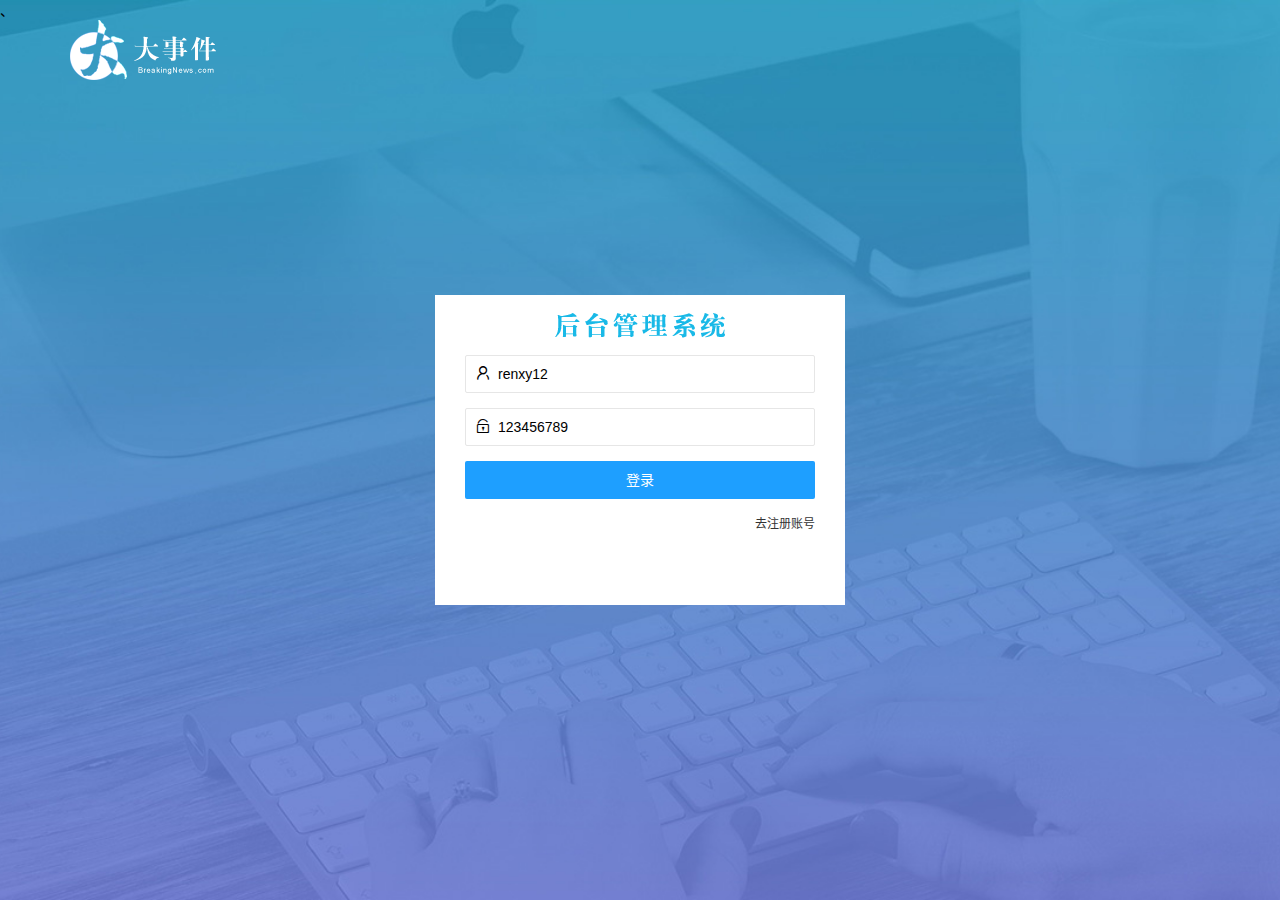
<file: login.html>
<!DOCTYPE html>
<html lang="zh-CN">

<head>
    <meta charset="UTF-8">
    <meta name="viewport" content="width=device-width, initial-scale=1.0">
    <title>Document</title>
    <!-- 引入layui文件 -->、
    <link rel="stylesheet" href="/assets/lib/layui/css/layui.css">
    <!-- 引入自己的样式文件 -->
    <link rel="stylesheet" href="/assets/css/login.css">
</head>

<body>
    <!-- logo模块 -->
    <div class="layui-main">
        <img src="/assets/images/logo.png" alt="">
    </div>

    <!-- 登录注册模块 -->
    <div class="loginAndRegBox">
        <!-- 标题 -->
        <div class="title_box">

        </div>
        <!-- 登录 -->
        <div class="login_box">
            <form class="layui-form" id="login_form">
                <!-- 用户名 -->
                <div class="layui-form-item">
                    <i class="layui-icon layui-icon-username"></i>
                    <input value="renxy12" type="text" name="username" required lay-verify="required"
                        placeholder="请输入用户名" autocomplete="off" class="layui-input">
                </div>
                <!-- 密码 -->
                <div class="layui-form-item">
                    <i class="layui-icon layui-icon-password"></i>
                    <input value="123456789" type="text" name="password" required lay-verify="required|pwd"
                        placeholder="请输入密码" autocomplete="off" class="layui-input">
                </div>
                <!-- 立即提交 -->
                <div class="layui-form-item">
                    <button type="submit" class="layui-btn layui-btn-fluid layui-btn-normal" lay-submit>登录</button>
                </div>
                <!-- 注册账号 -->
                <div class="layui-form-item links">
                    <a href="javascript:;" id="reg_box">去注册账号</a>
                </div>
            </form>
        </div>
        <!-- 注册 -->
        <div class="reg_box">
            <form class="layui-form" id="reg_form">
                <!-- 用户名 -->
                <div class="layui-form-item">
                    <i class="layui-icon layui-icon-username"></i>
                    <input type="text" name="username" required lay-verify="required" placeholder="请输入用户名"
                        autocomplete="off" class="layui-input">
                </div>
                <!-- 密码 -->
                <div class="layui-form-item">
                    <i class="layui-icon layui-icon-password"></i>
                    <input type="text" name="password" required lay-verify="required|pwd" placeholder="请输入密码"
                        autocomplete="off" class="layui-input">
                </div>
                <!-- 再次输入密码-->
                <div class="layui-form-item">
                    <i class="layui-icon layui-icon-password"></i>
                    <input type="text" name="repassword" required lay-verify="required|pwd|repwd" placeholder="请再次确认密码"
                        autocomplete="off" class="layui-input">
                </div>
                <!-- 提交注册 -->
                <div class="layui-form-item">
                    <button type="submit" class="layui-btn layui-btn-fluid layui-btn-normal" lay-submit>注册</button>
                </div>
                <!-- 注册账号 -->
                <div class="layui-form-item links">
                    <a href="javascript:;" id="login_box">去登陆</a>
                </div>
            </form>
        </div>
    </div>
    <!-- 引入layui.js文件 -->
    <script src="/assets/lib/layui/layui.all.js"></script>
    <!-- 引入jquery文件 -->
    <script src="/assets/lib/jquery.js"></script>
    <!-- 引入baseAPI.js文件 -->
    <script src="/assets/js/baseAPI.js"></script>
    <!-- 引入自己的js文件 -->
    <script src="/assets/js/login.js"></script>
</body>

</html>
</file>
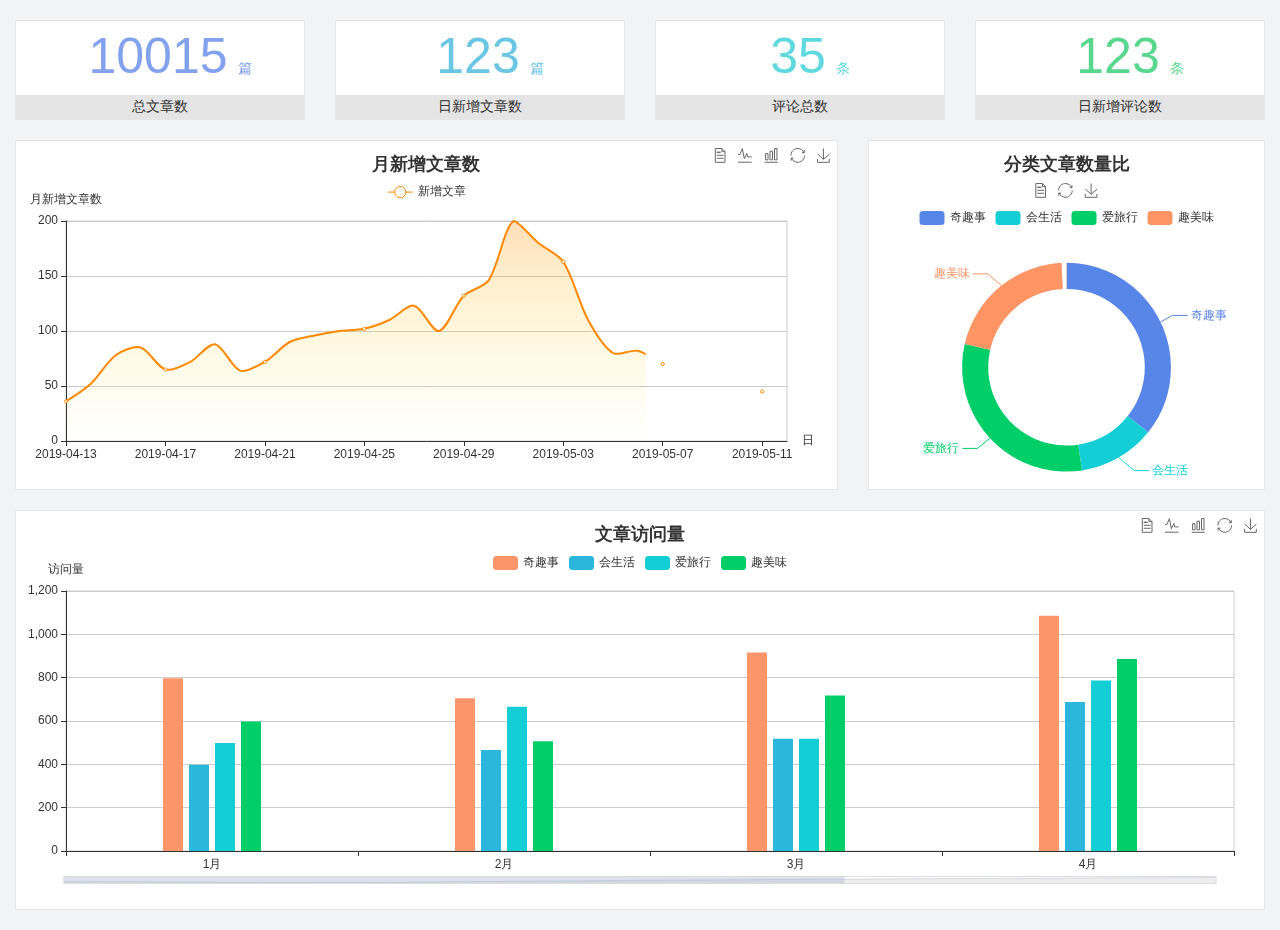
<file: home/dashboard.html>
<!DOCTYPE html>
<html lang="en">

<head>
  <meta charset="UTF-8">
  <meta name="viewport" content="width=device-width, initial-scale=1.0">
  <meta http-equiv="X-UA-Compatible" content="ie=edge">
  <title>图表统计</title>
  <link rel="stylesheet" href="../assets/lib/bootstrap.css" />
  <link rel="stylesheet" href="../assets/lib/main.css" />
  <script src="../assets/lib/jquery.js"></script>
  <script type="text/javascript" src="../assets/lib/echarts.min.js"></script>
</head>

<body>
  <div class="container-fluid">
    <div class="row spannel_list">
      <div class="col-sm-3 col-xs-6">
        <div class="spannel">
          <em>10015</em><span>篇</span>
          <b>总文章数</b>
        </div>
      </div>
      <div class="col-sm-3 col-xs-6">
        <div class="spannel scolor01">
          <em>123</em><span>篇</span>
          <b>日新增文章数</b>
        </div>
      </div>
      <div class="col-sm-3 col-xs-6">
        <div class="spannel scolor02">
          <em>35</em><span>条</span>
          <b>评论总数</b>
        </div>
      </div>
      <div class="col-sm-3 col-xs-6">
        <div class="spannel scolor03">
          <em>123</em><span>条</span>
          <b>日新增评论数</b>
        </div>
      </div>
    </div>
  </div>

  <div class="container-fluid">
    <div class="row curve-pie">
      <div class="col-lg-8 col-md-8">
        <div class="gragh_pannel" id="curve_show"></div>
      </div>
      <div class="col-lg-4 col-md-4">
        <div class="gragh_pannel" id="pie_show"></div>
      </div>
    </div>
  </div>

  <div class="container-fluid">
    <div class="column_pannel" id="column_show"></div>
  </div>

  <script>
    var oChart = echarts.init(document.getElementById('curve_show'));
    var aList_all = [
      { 'count': 36, 'date': '2019-04-13' },
      { 'count': 52, 'date': '2019-04-14' },
      { 'count': 78, 'date': '2019-04-15' },
      { 'count': 85, 'date': '2019-04-16' },
      { 'count': 65, 'date': '2019-04-17' },
      { 'count': 72, 'date': '2019-04-18' },
      { 'count': 88, 'date': '2019-04-19' },
      { 'count': 64, 'date': '2019-04-20' },
      { 'count': 72, 'date': '2019-04-21' },
      { 'count': 90, 'date': '2019-04-22' },
      { 'count': 96, 'date': '2019-04-23' },
      { 'count': 100, 'date': '2019-04-24' },
      { 'count': 102, 'date': '2019-04-25' },
      { 'count': 110, 'date': '2019-04-26' },
      { 'count': 123, 'date': '2019-04-27' },
      { 'count': 100, 'date': '2019-04-28' },
      { 'count': 132, 'date': '2019-04-29' },
      { 'count': 146, 'date': '2019-04-30' },
      { 'count': 200, 'date': '2019-05-01' },
      { 'count': 180, 'date': '2019-05-02' },
      { 'count': 163, 'date': '2019-05-03' },
      { 'count': 110, 'date': '2019-05-04' },
      { 'count': 80, 'date': '2019-05-05' },
      { 'count': 82, 'date': '2019-05-06' },
      { 'count': 70, 'date': '2019-05-07' },
      { 'count': 65, 'date': '2019-05-08' },
      { 'count': 54, 'date': '2019-05-09' },
      { 'count': 40, 'date': '2019-05-10' },
      { 'count': 45, 'date': '2019-05-11' },
      { 'count': 38, 'date': '2019-05-12' },
    ];

    let aCount = [];
    let aDate = [];

    for (var i = 0; i < aList_all.length; i++) {
      aCount.push(aList_all[i].count);
      aDate.push(aList_all[i].date);
    }

    var chartopt = {
      title: {
        text: '月新增文章数',
        left: 'center',
        top: '10'
      },
      tooltip: {
        trigger: 'axis'
      },
      legend: {
        data: ['新增文章'],
        top: '40'
      },
      toolbox: {
        show: true,
        feature: {
          mark: { show: true },
          dataView: { show: true, readOnly: false },
          magicType: { show: true, type: ['line', 'bar'] },
          restore: { show: true },
          saveAsImage: { show: true }
        }
      },
      calculable: true,
      xAxis: [
        {
          name: '日',
          type: 'category',
          boundaryGap: false,
          data: aDate
        }
      ],
      yAxis: [
        {
          name: '月新增文章数',
          type: 'value'
        }
      ],
      series: [
        {
          name: '新增文章',
          type: 'line',
          smooth: true,
          itemStyle: { normal: { areaStyle: { type: 'default' }, color: '#f80' }, lineStyle: { color: '#f80' } },
          data: aCount
        }],
      areaStyle: {
        normal: {
          color: new echarts.graphic.LinearGradient(0, 0, 0, 1, [{
            offset: 0,
            color: 'rgba(255,136,0,0.39)'
          }, {
            offset: .34,
            color: 'rgba(255,180,0,0.25)'
          }, {
            offset: 1,
            color: 'rgba(255,222,0,0.00)'
          }])

        }
      },
      grid: {
        show: true,
        x: 50,
        x2: 50,
        y: 80,
        height: 220
      }
    };

    oChart.setOption(chartopt);


    var oPie = echarts.init(document.getElementById('pie_show'));
    var oPieopt =
    {
      title: {
        top: 10,
        text: '分类文章数量比',
        x: 'center'
      },
      tooltip: {
        trigger: 'item',
        formatter: "{a} <br/>{b} : {c} ({d}%)"
      },
      color: ['#5885e8', '#13cfd5', '#00ce68', '#ff9565'],
      legend: {
        x: 'center',
        top: 65,
        data: ['奇趣事', '会生活', '爱旅行', '趣美味']
      },
      toolbox: {
        show: true,
        x: 'center',
        top: 35,
        feature: {
          mark: { show: true },
          dataView: { show: true, readOnly: false },
          magicType: {
            show: true,
            type: ['pie', 'funnel'],
            option: {
              funnel: {
                x: '25%',
                width: '50%',
                funnelAlign: 'left',
                max: 1548
              }
            }
          },
          restore: { show: true },
          saveAsImage: { show: true }
        }
      },
      calculable: true,
      series: [
        {
          name: '访问来源',
          type: 'pie',
          radius: ['45%', '60%'],
          center: ['50%', '65%'],
          data: [
            { value: 300, name: '奇趣事' },
            { value: 100, name: '会生活' },
            { value: 260, name: '爱旅行' },
            { value: 180, name: '趣美味' }
          ]
        }
      ]
    };
    oPie.setOption(oPieopt);



    var oColumn = this.echarts.init(document.getElementById('column_show'));
    var oColumnopt =
    {
      title: {
        text: '文章访问量',
        left: 'center',
        top: '10'
      },
      tooltip: {
        trigger: 'axis'
      },
      legend: {
        data: ['奇趣事', '会生活', '爱旅行', '趣美味'],
        top: '40'
      },
      toolbox: {
        show: true,
        feature: {
          mark: { show: true },
          dataView: { show: true, readOnly: false },
          magicType: { show: true, type: ['line', 'bar'] },
          restore: { show: true },
          saveAsImage: { show: true }
        }
      },
      calculable: true,
      xAxis: [
        {
          type: 'category',
          data: ['1月', '2月', '3月', '4月', '5月']
        }
      ],
      yAxis: [
        {
          name: '访问量',
          type: 'value'
        }
      ],
      series: [
        {
          name: '奇趣事',
          type: 'bar',
          barWidth: 20,
          itemStyle: {
            normal: { areaStyle: { type: 'default' }, color: '#fd956a' }
          },
          data: [800, 708, 920, 1090, 1200]
        },
        {
          name: '会生活',
          type: 'bar',
          barWidth: 20,
          itemStyle: {
            normal: { areaStyle: { type: 'default' }, color: '#2bb6db' }
          },
          data: [400, 468, 520, 690, 800]
        },
        {
          name: '爱旅行',
          type: 'bar',
          barWidth: 20,
          itemStyle: {
            normal: { areaStyle: { type: 'default' }, color: '#13cfd5' }
          },
          data: [500, 668, 520, 790, 900]
        },
        {
          name: '趣美味',
          type: 'bar',
          barWidth: 20,
          itemStyle: {
            normal: { areaStyle: { type: 'default' }, color: '#00ce68' }
          },
          data: [600, 508, 720, 890, 1000]
        }
      ],
      grid: {
        show: true,
        x: 50,
        x2: 30,
        y: 80,
        height: 260
      },
      dataZoom: [//给x轴设置滚动条
        {
          start: 0,//默认为0
          end: 100 - 1000 / 31,//默认为100
          type: 'slider',
          show: true,
          xAxisIndex: [0],
          handleSize: 0,//滑动条的 左右2个滑动条的大小
          height: 8,//组件高度
          left: 45, //左边的距离
          right: 50,//右边的距离
          bottom: 26,//右边的距离
          handleColor: '#ddd',//h滑动图标的颜色
          handleStyle: {
            borderColor: "#cacaca",
            borderWidth: "1",
            shadowBlur: 2,
            background: "#ddd",
            shadowColor: "#ddd",
          }
        }]
    };
    oColumn.setOption(oColumnopt);
  </script>
</body>

</html>
</file>
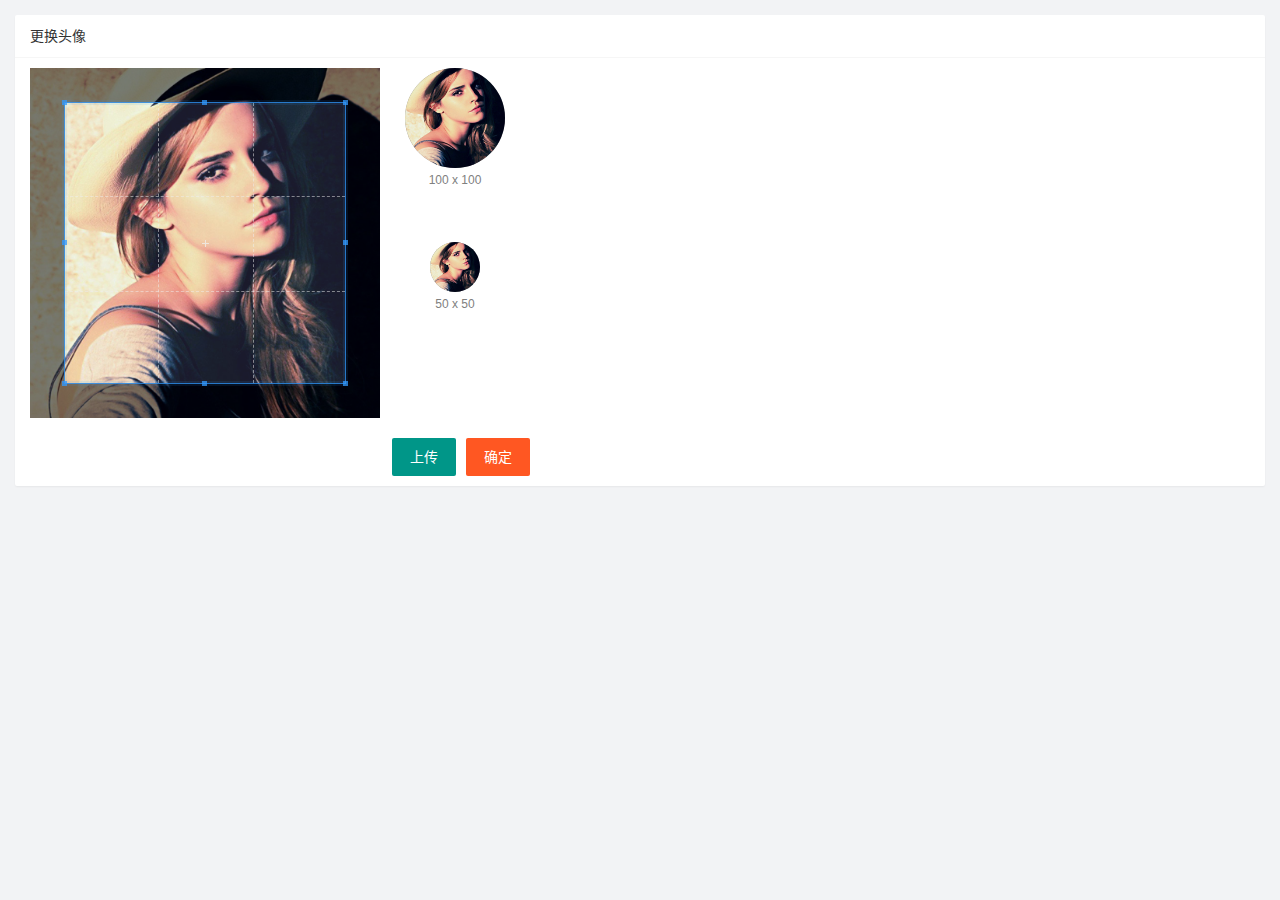
<file: user/user_avatar.html>
<!DOCTYPE html>
<html lang="zh-CN">

<head>
    <meta charset="UTF-8">
    <meta name="viewport" content="width=device-width, initial-scale=1.0">
    <title>Document</title>
    <link rel="stylesheet" href="/assets/lib/cropper/cropper.css" />
    <link rel="stylesheet" href="/assets/lib/layui/css/layui.css">
    <link rel="stylesheet" href="/assets/css/user/user_avatar.css">
</head>

<body>
    <div class="layui-card">
        <div class="layui-card-header">更换头像</div>
        <div class="layui-card-body">
            <!-- 第一行的图片裁剪和预览区域 -->
            <div class="row1">
                <!-- 图片裁剪区域 -->
                <div class="cropper-box">
                    <!-- 这个 img 标签很重要，将来会把它初始化为裁剪区域 -->
                    <img id="image" src="/assets/images/sample.jpg" />
                </div>
                <!-- 图片的预览区域 -->
                <div class="preview-box">
                    <div>
                        <!-- 宽高为 100px 的预览区域 -->
                        <div class="img-preview w100"></div>
                        <p class="size">100 x 100</p>
                    </div>
                    <div>
                        <!-- 宽高为 50px 的预览区域 -->
                        <div class="img-preview w50"></div>
                        <p class="size">50 x 50</p>
                    </div>
                </div>
            </div>

            <!-- 第二行的按钮区域 -->
            <div class="row2">
                <input type="file" id="file" accept="image/png,image/jpeg">
                <button type="button" class="layui-btn" id="btnchooseImg">上传</button>
                <button type="button" class="layui-btn layui-btn-danger" id="btnUpload">确定</button>
            </div>
        </div>
    </div>
    <script src="/assets/lib/layui/layui.all.js"></script>
    <script src="/assets/lib/jquery.js"></script>
    <script src="/assets/lib/cropper/Cropper.js"></script>
    <script src="/assets/lib/cropper/jquery-cropper.js"></script>
    <script src="/assets/js/baseAPI.js"></script>
    <script src="/assets/js/user/user_avatar.js"></script>
</body>

</html>
</file>
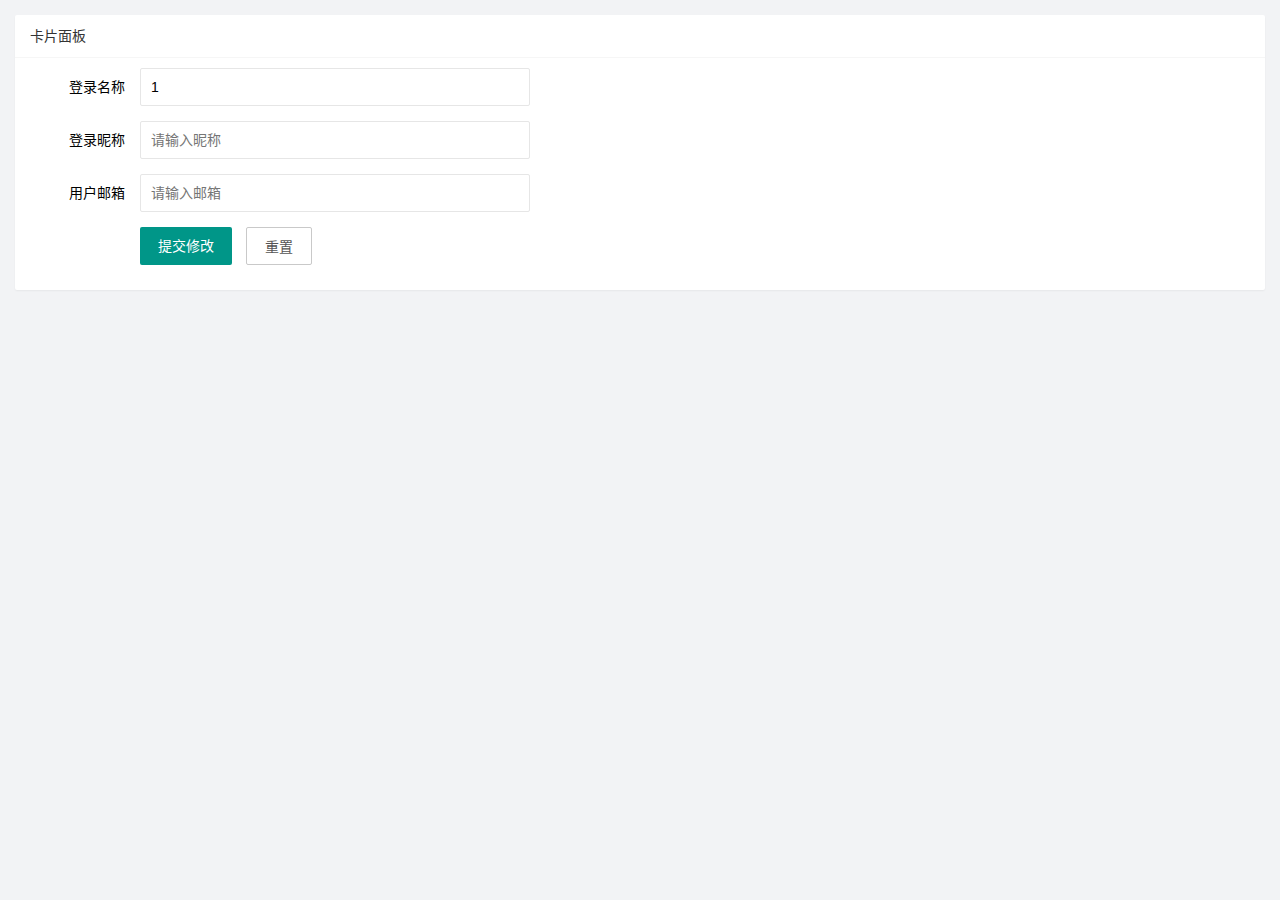
<file: user/user_info.html>
<!DOCTYPE html>
<html lang="zh-CN">

<head>
    <meta charset="UTF-8">
    <meta name="viewport" content="width=device-width, initial-scale=1.0">
    <title>Document</title>
    <link rel="stylesheet" href="/assets/lib/layui/css/layui.css">
    <link rel="stylesheet" href="/assets/css/user/user_info.css">
</head>

<body>
    <div class="layui-card">
        <div class="layui-card-header">卡片面板</div>
        <div class="layui-card-body">
            <form class="layui-form" lay-filter="getUserInfo">
                <!-- 登录名称 -->
                <!-- 隐藏域保存id -->
                <input type="hidden" name="id">
                <div class="layui-form-item">
                    <label class="layui-form-label">登录名称</label>
                    <div class="layui-input-block">
                        <input type="text" name="username" required lay-verify="required" placeholder="请输入名称"
                            autocomplete="off" class="layui-input" value="1" readonly>
                    </div>
                </div>
                <!-- 登录昵称 -->
                <div class="layui-form-item">
                    <label class="layui-form-label">登录昵称</label>
                    <div class="layui-input-block">
                        <input type="text" name="nickname" required lay-verify="required|nickname" placeholder="请输入昵称"
                            autocomplete="off" class="layui-input">
                    </div>
                </div>
                <!-- 用户邮箱 -->
                <div class="layui-form-item">
                    <label class="layui-form-label">用户邮箱</label>
                    <div class="layui-input-block">
                        <input type="text" name="email" required lay-verify="required" placeholder="请输入邮箱"
                            autocomplete="off" class="layui-input">
                    </div>
                </div>
                <!-- 提交 -->
                <div class="layui-form-item">
                    <div class="layui-input-block">
                        <button class="layui-btn" lay-submit lay-filter="formDemo">提交修改</button>
                        <button type="reset" class="layui-btn layui-btn-primary" id="btnReset">重置</button>
                    </div>
                </div>
            </form>
        </div>
    </div>
    <script src="/assets/lib/layui/layui.all.js"></script>
    <script src="/assets/lib/jquery.js"></script>
    <script src="/assets/js/baseAPI.js"></script>
    <script src="/assets/js/user/user_info.js"></script>
</body>

</html>
</file>
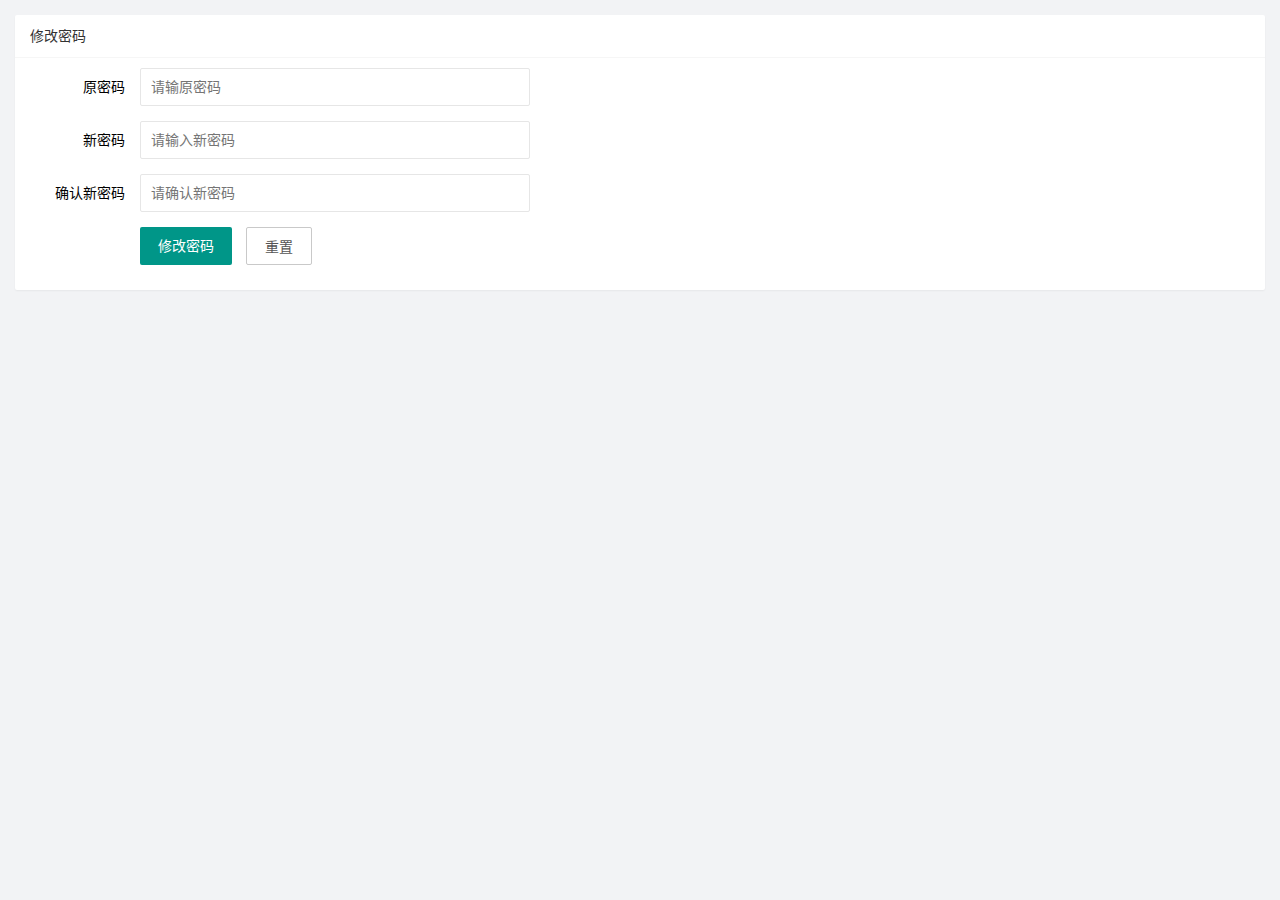
<file: user/user_pwd.html>
<!DOCTYPE html>
<html lang="zh-CN">

<head>
    <meta charset="UTF-8">
    <meta name="viewport" content="width=device-width, initial-scale=1.0">
    <title>Document</title>
    <link rel="stylesheet" href="/assets/lib/layui/css/layui.css">
    <link rel="stylesheet" href="/assets/css/user/user_pwd.css">
</head>

<body>
    <div class="layui-card">
        <div class="layui-card-header">修改密码</div>
        <div class="layui-card-body">
            <form class="layui-form">
                <!-- 原密码 -->
                <div class="layui-form-item">
                    <label class="layui-form-label">原密码</label>
                    <div class="layui-input-block">
                        <input type="text" name="oldPwd" required lay-verify="required|pwd" placeholder="请输原密码"
                            autocomplete="off" class="layui-input">
                    </div>
                </div>
                <!-- 新密码 -->
                <div class="layui-form-item">
                    <label class="layui-form-label">新密码</label>
                    <div class="layui-input-block">
                        <input type="text" name="newPwd" required lay-verify="required|pwd|samePwd" placeholder="请输入新密码"
                            autocomplete="off" class="layui-input">
                    </div>
                </div>
                <!-- 确认新密码 -->
                <div class="layui-form-item">
                    <label class="layui-form-label">确认新密码</label>
                    <div class="layui-input-block">
                        <input type="text" name="rePwd" required lay-verify="required|pwd|rePwd" placeholder="请确认新密码"
                            autocomplete="off" class="layui-input">
                    </div>
                </div>
                <!-- 提交 -->
                <div class="layui-form-item">
                    <div class="layui-input-block">
                        <button class="layui-btn" lay-submit lay-filter="formDemo">修改密码</button>
                        <button type="reset" class="layui-btn layui-btn-primary">重置</button>
                    </div>
                </div>
            </form>
        </div>
    </div>
    <script src="/assets/lib/layui/layui.all.js"></script>
    <script src="/assets/lib/jquery.js"></script>
    <script src="/assets/js/baseAPI.js"></script>
    <script src="/assets/js/user/user_pwd.js"></script>
</body>

</html>
</file>
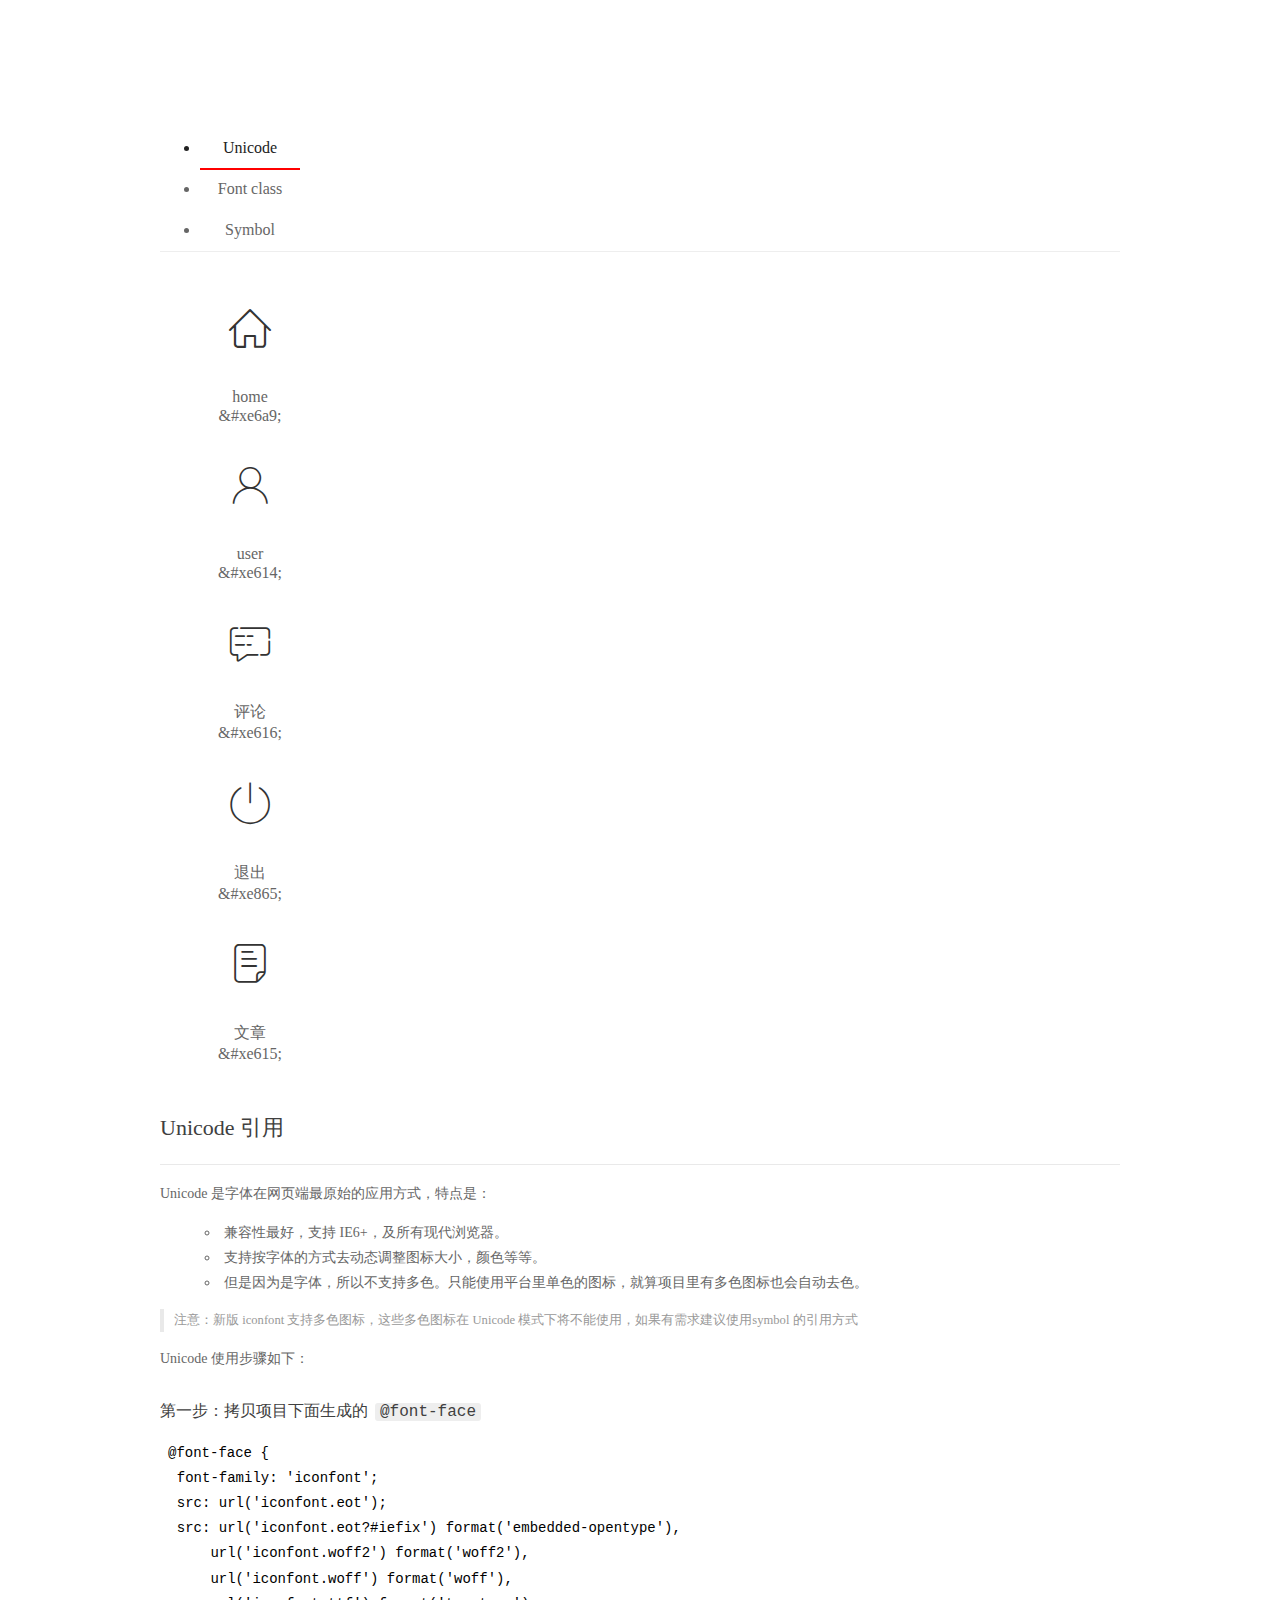
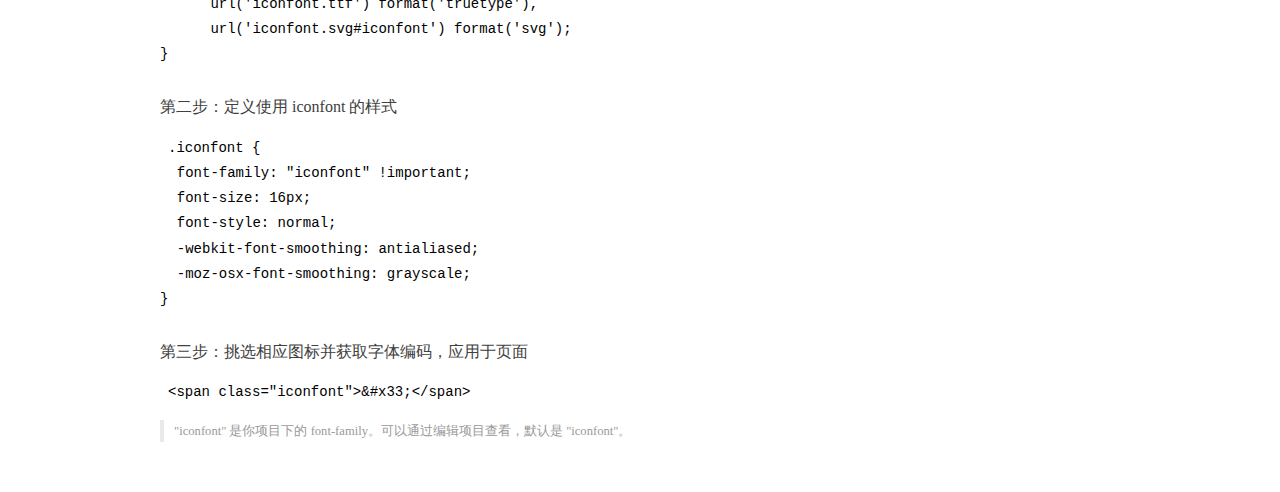
<file: assets/fonts/demo_index.html>
<!DOCTYPE html>
<html>
<head>
  <meta charset="utf-8"/>
  <title>IconFont Demo</title>
  <link rel="shortcut icon" href="https://gtms04.alicdn.com/tps/i4/TB1_oz6GVXXXXaFXpXXJDFnIXXX-64-64.ico" type="image/x-icon"/>
  <link rel="stylesheet" href="https://g.alicdn.com/thx/cube/1.3.2/cube.min.css">
  <link rel="stylesheet" href="demo.css">
  <link rel="stylesheet" href="iconfont.css">
  <script src="iconfont.js"></script>
  <!-- jQuery -->
  <script src="https://a1.alicdn.com/oss/uploads/2018/12/26/7bfddb60-08e8-11e9-9b04-53e73bb6408b.js"></script>
  <!-- 代码高亮 -->
  <script src="https://a1.alicdn.com/oss/uploads/2018/12/26/a3f714d0-08e6-11e9-8a15-ebf944d7534c.js"></script>
</head>
<body>
  <div class="main">
    <h1 class="logo"><a href="https://www.iconfont.cn/" title="iconfont 首页" target="_blank">&#xe86b;</a></h1>
    <div class="nav-tabs">
      <ul id="tabs" class="dib-box">
        <li class="dib active"><span>Unicode</span></li>
        <li class="dib"><span>Font class</span></li>
        <li class="dib"><span>Symbol</span></li>
      </ul>
      
    </div>
    <div class="tab-container">
      <div class="content unicode" style="display: block;">
          <ul class="icon_lists dib-box">
          
            <li class="dib">
              <span class="icon iconfont">&#xe6a9;</span>
                <div class="name">home</div>
                <div class="code-name">&amp;#xe6a9;</div>
              </li>
          
            <li class="dib">
              <span class="icon iconfont">&#xe614;</span>
                <div class="name">user</div>
                <div class="code-name">&amp;#xe614;</div>
              </li>
          
            <li class="dib">
              <span class="icon iconfont">&#xe616;</span>
                <div class="name">评论</div>
                <div class="code-name">&amp;#xe616;</div>
              </li>
          
            <li class="dib">
              <span class="icon iconfont">&#xe865;</span>
                <div class="name">退出</div>
                <div class="code-name">&amp;#xe865;</div>
              </li>
          
            <li class="dib">
              <span class="icon iconfont">&#xe615;</span>
                <div class="name">文章</div>
                <div class="code-name">&amp;#xe615;</div>
              </li>
          
          </ul>
          <div class="article markdown">
          <h2 id="unicode-">Unicode 引用</h2>
          <hr>

          <p>Unicode 是字体在网页端最原始的应用方式，特点是：</p>
          <ul>
            <li>兼容性最好，支持 IE6+，及所有现代浏览器。</li>
            <li>支持按字体的方式去动态调整图标大小，颜色等等。</li>
            <li>但是因为是字体，所以不支持多色。只能使用平台里单色的图标，就算项目里有多色图标也会自动去色。</li>
          </ul>
          <blockquote>
            <p>注意：新版 iconfont 支持多色图标，这些多色图标在 Unicode 模式下将不能使用，如果有需求建议使用symbol 的引用方式</p>
          </blockquote>
          <p>Unicode 使用步骤如下：</p>
          <h3 id="-font-face">第一步：拷贝项目下面生成的 <code>@font-face</code></h3>
<pre><code class="language-css"
>@font-face {
  font-family: 'iconfont';
  src: url('iconfont.eot');
  src: url('iconfont.eot?#iefix') format('embedded-opentype'),
      url('iconfont.woff2') format('woff2'),
      url('iconfont.woff') format('woff'),
      url('iconfont.ttf') format('truetype'),
      url('iconfont.svg#iconfont') format('svg');
}
</code></pre>
          <h3 id="-iconfont-">第二步：定义使用 iconfont 的样式</h3>
<pre><code class="language-css"
>.iconfont {
  font-family: "iconfont" !important;
  font-size: 16px;
  font-style: normal;
  -webkit-font-smoothing: antialiased;
  -moz-osx-font-smoothing: grayscale;
}
</code></pre>
          <h3 id="-">第三步：挑选相应图标并获取字体编码，应用于页面</h3>
<pre>
<code class="language-html"
>&lt;span class="iconfont"&gt;&amp;#x33;&lt;/span&gt;
</code></pre>
          <blockquote>
            <p>"iconfont" 是你项目下的 font-family。可以通过编辑项目查看，默认是 "iconfont"。</p>
          </blockquote>
          </div>
      </div>
      <div class="content font-class">
        <ul class="icon_lists dib-box">
          
          <li class="dib">
            <span class="icon iconfont icon-home"></span>
            <div class="name">
              home
            </div>
            <div class="code-name">.icon-home
            </div>
          </li>
          
          <li class="dib">
            <span class="icon iconfont icon-user"></span>
            <div class="name">
              user
            </div>
            <div class="code-name">.icon-user
            </div>
          </li>
          
          <li class="dib">
            <span class="icon iconfont icon-pinglun"></span>
            <div class="name">
              评论
            </div>
            <div class="code-name">.icon-pinglun
            </div>
          </li>
          
          <li class="dib">
            <span class="icon iconfont icon-tuichu"></span>
            <div class="name">
              退出
            </div>
            <div class="code-name">.icon-tuichu
            </div>
          </li>
          
          <li class="dib">
            <span class="icon iconfont icon-16"></span>
            <div class="name">
              文章
            </div>
            <div class="code-name">.icon-16
            </div>
          </li>
          
        </ul>
        <div class="article markdown">
        <h2 id="font-class-">font-class 引用</h2>
        <hr>

        <p>font-class 是 Unicode 使用方式的一种变种，主要是解决 Unicode 书写不直观，语意不明确的问题。</p>
        <p>与 Unicode 使用方式相比，具有如下特点：</p>
        <ul>
          <li>兼容性良好，支持 IE8+，及所有现代浏览器。</li>
          <li>相比于 Unicode 语意明确，书写更直观。可以很容易分辨这个 icon 是什么。</li>
          <li>因为使用 class 来定义图标，所以当要替换图标时，只需要修改 class 里面的 Unicode 引用。</li>
          <li>不过因为本质上还是使用的字体，所以多色图标还是不支持的。</li>
        </ul>
        <p>使用步骤如下：</p>
        <h3 id="-fontclass-">第一步：引入项目下面生成的 fontclass 代码：</h3>
<pre><code class="language-html">&lt;link rel="stylesheet" href="./iconfont.css"&gt;
</code></pre>
        <h3 id="-">第二步：挑选相应图标并获取类名，应用于页面：</h3>
<pre><code class="language-html">&lt;span class="iconfont icon-xxx"&gt;&lt;/span&gt;
</code></pre>
        <blockquote>
          <p>"
            iconfont" 是你项目下的 font-family。可以通过编辑项目查看，默认是 "iconfont"。</p>
        </blockquote>
      </div>
      </div>
      <div class="content symbol">
          <ul class="icon_lists dib-box">
          
            <li class="dib">
                <svg class="icon svg-icon" aria-hidden="true">
                  <use xlink:href="#icon-home"></use>
                </svg>
                <div class="name">home</div>
                <div class="code-name">#icon-home</div>
            </li>
          
            <li class="dib">
                <svg class="icon svg-icon" aria-hidden="true">
                  <use xlink:href="#icon-user"></use>
                </svg>
                <div class="name">user</div>
                <div class="code-name">#icon-user</div>
            </li>
          
            <li class="dib">
                <svg class="icon svg-icon" aria-hidden="true">
                  <use xlink:href="#icon-pinglun"></use>
                </svg>
                <div class="name">评论</div>
                <div class="code-name">#icon-pinglun</div>
            </li>
          
            <li class="dib">
                <svg class="icon svg-icon" aria-hidden="true">
                  <use xlink:href="#icon-tuichu"></use>
                </svg>
                <div class="name">退出</div>
                <div class="code-name">#icon-tuichu</div>
            </li>
          
            <li class="dib">
                <svg class="icon svg-icon" aria-hidden="true">
                  <use xlink:href="#icon-16"></use>
                </svg>
                <div class="name">文章</div>
                <div class="code-name">#icon-16</div>
            </li>
          
          </ul>
          <div class="article markdown">
          <h2 id="symbol-">Symbol 引用</h2>
          <hr>

          <p>这是一种全新的使用方式，应该说这才是未来的主流，也是平台目前推荐的用法。相关介绍可以参考这篇<a href="">文章</a>
            这种用法其实是做了一个 SVG 的集合，与另外两种相比具有如下特点：</p>
          <ul>
            <li>支持多色图标了，不再受单色限制。</li>
            <li>通过一些技巧，支持像字体那样，通过 <code>font-size</code>, <code>color</code> 来调整样式。</li>
            <li>兼容性较差，支持 IE9+，及现代浏览器。</li>
            <li>浏览器渲染 SVG 的性能一般，还不如 png。</li>
          </ul>
          <p>使用步骤如下：</p>
          <h3 id="-symbol-">第一步：引入项目下面生成的 symbol 代码：</h3>
<pre><code class="language-html">&lt;script src="./iconfont.js"&gt;&lt;/script&gt;
</code></pre>
          <h3 id="-css-">第二步：加入通用 CSS 代码（引入一次就行）：</h3>
<pre><code class="language-html">&lt;style&gt;
.icon {
  width: 1em;
  height: 1em;
  vertical-align: -0.15em;
  fill: currentColor;
  overflow: hidden;
}
&lt;/style&gt;
</code></pre>
          <h3 id="-">第三步：挑选相应图标并获取类名，应用于页面：</h3>
<pre><code class="language-html">&lt;svg class="icon" aria-hidden="true"&gt;
  &lt;use xlink:href="#icon-xxx"&gt;&lt;/use&gt;
&lt;/svg&gt;
</code></pre>
          </div>
      </div>

    </div>
  </div>
  <script>
  $(document).ready(function () {
      $('.tab-container .content:first').show()

      $('#tabs li').click(function (e) {
        var tabContent = $('.tab-container .content')
        var index = $(this).index()

        if ($(this).hasClass('active')) {
          return
        } else {
          $('#tabs li').removeClass('active')
          $(this).addClass('active')

          tabContent.hide().eq(index).fadeIn()
        }
      })
    })
  </script>
</body>
</html>
</file>
<file: assets/lib/layui/css/layui.css>
/** layui-v2.5.5 MIT License By https://www.layui.com */
 .layui-inline,img{display:inline-block;vertical-align:middle}h1,h2,h3,h4,h5,h6{font-weight:400}.layui-edge,.layui-header,.layui-inline,.layui-main{position:relative}.layui-body,.layui-edge,.layui-elip{overflow:hidden}.layui-btn,.layui-edge,.layui-inline,img{vertical-align:middle}.layui-btn,.layui-disabled,.layui-icon,.layui-unselect{-moz-user-select:none;-webkit-user-select:none;-ms-user-select:none}.layui-elip,.layui-form-checkbox span,.layui-form-pane .layui-form-label{text-overflow:ellipsis;white-space:nowrap}.layui-breadcrumb,.layui-tree-btnGroup{visibility:hidden}blockquote,body,button,dd,div,dl,dt,form,h1,h2,h3,h4,h5,h6,input,li,ol,p,pre,td,textarea,th,ul{margin:0;padding:0;-webkit-tap-highlight-color:rgba(0,0,0,0)}a:active,a:hover{outline:0}img{border:none}li{list-style:none}table{border-collapse:collapse;border-spacing:0}h4,h5,h6{font-size:100%}button,input,optgroup,option,select,textarea{font-family:inherit;font-size:inherit;font-style:inherit;font-weight:inherit;outline:0}pre{white-space:pre-wrap;white-space:-moz-pre-wrap;white-space:-pre-wrap;white-space:-o-pre-wrap;word-wrap:break-word}body{line-height:24px;font:14px Helvetica Neue,Helvetica,PingFang SC,Tahoma,Arial,sans-serif}hr{height:1px;margin:10px 0;border:0;clear:both}a{color:#333;text-decoration:none}a:hover{color:#777}a cite{font-style:normal;*cursor:pointer}.layui-border-box,.layui-border-box *{box-sizing:border-box}.layui-box,.layui-box *{box-sizing:content-box}.layui-clear{clear:both;*zoom:1}.layui-clear:after{content:'\20';clear:both;*zoom:1;display:block;height:0}.layui-inline{*display:inline;*zoom:1}.layui-edge{display:inline-block;width:0;height:0;border-width:6px;border-style:dashed;border-color:transparent}.layui-edge-top{top:-4px;border-bottom-color:#999;border-bottom-style:solid}.layui-edge-right{border-left-color:#999;border-left-style:solid}.layui-edge-bottom{top:2px;border-top-color:#999;border-top-style:solid}.layui-edge-left{border-right-color:#999;border-right-style:solid}.layui-disabled,.layui-disabled:hover{color:#d2d2d2!important;cursor:not-allowed!important}.layui-circle{border-radius:100%}.layui-show{display:block!important}.layui-hide{display:none!important}@font-face{font-family:layui-icon;src:url(../font/iconfont.eot?v=250);src:url(../font/iconfont.eot?v=250#iefix) format('embedded-opentype'),url(../font/iconfont.woff2?v=250) format('woff2'),url(../font/iconfont.woff?v=250) format('woff'),url(../font/iconfont.ttf?v=250) format('truetype'),url(../font/iconfont.svg?v=250#layui-icon) format('svg')}.layui-icon{font-family:layui-icon!important;font-size:16px;font-style:normal;-webkit-font-smoothing:antialiased;-moz-osx-font-smoothing:grayscale}.layui-icon-reply-fill:before{content:"\e611"}.layui-icon-set-fill:before{content:"\e614"}.layui-icon-menu-fill:before{content:"\e60f"}.layui-icon-search:before{content:"\e615"}.layui-icon-share:before{content:"\e641"}.layui-icon-set-sm:before{content:"\e620"}.layui-icon-engine:before{content:"\e628"}.layui-icon-close:before{content:"\1006"}.layui-icon-close-fill:before{content:"\1007"}.layui-icon-chart-screen:before{content:"\e629"}.layui-icon-star:before{content:"\e600"}.layui-icon-circle-dot:before{content:"\e617"}.layui-icon-chat:before{content:"\e606"}.layui-icon-release:before{content:"\e609"}.layui-icon-list:before{content:"\e60a"}.layui-icon-chart:before{content:"\e62c"}.layui-icon-ok-circle:before{content:"\1005"}.layui-icon-layim-theme:before{content:"\e61b"}.layui-icon-table:before{content:"\e62d"}.layui-icon-right:before{content:"\e602"}.layui-icon-left:before{content:"\e603"}.layui-icon-cart-simple:before{content:"\e698"}.layui-icon-face-cry:before{content:"\e69c"}.layui-icon-face-smile:before{content:"\e6af"}.layui-icon-survey:before{content:"\e6b2"}.layui-icon-tree:before{content:"\e62e"}.layui-icon-upload-circle:before{content:"\e62f"}.layui-icon-add-circle:before{content:"\e61f"}.layui-icon-download-circle:before{content:"\e601"}.layui-icon-templeate-1:before{content:"\e630"}.layui-icon-util:before{content:"\e631"}.layui-icon-face-surprised:before{content:"\e664"}.layui-icon-edit:before{content:"\e642"}.layui-icon-speaker:before{content:"\e645"}.layui-icon-down:before{content:"\e61a"}.layui-icon-file:before{content:"\e621"}.layui-icon-layouts:before{content:"\e632"}.layui-icon-rate-half:before{content:"\e6c9"}.layui-icon-add-circle-fine:before{content:"\e608"}.layui-icon-prev-circle:before{content:"\e633"}.layui-icon-read:before{content:"\e705"}.layui-icon-404:before{content:"\e61c"}.layui-icon-carousel:before{content:"\e634"}.layui-icon-help:before{content:"\e607"}.layui-icon-code-circle:before{content:"\e635"}.layui-icon-water:before{content:"\e636"}.layui-icon-username:before{content:"\e66f"}.layui-icon-find-fill:before{content:"\e670"}.layui-icon-about:before{content:"\e60b"}.layui-icon-location:before{content:"\e715"}.layui-icon-up:before{content:"\e619"}.layui-icon-pause:before{content:"\e651"}.layui-icon-date:before{content:"\e637"}.layui-icon-layim-uploadfile:before{content:"\e61d"}.layui-icon-delete:before{content:"\e640"}.layui-icon-play:before{content:"\e652"}.layui-icon-top:before{content:"\e604"}.layui-icon-friends:before{content:"\e612"}.layui-icon-refresh-3:before{content:"\e9aa"}.layui-icon-ok:before{content:"\e605"}.layui-icon-layer:before{content:"\e638"}.layui-icon-face-smile-fine:before{content:"\e60c"}.layui-icon-dollar:before{content:"\e659"}.layui-icon-group:before{content:"\e613"}.layui-icon-layim-download:before{content:"\e61e"}.layui-icon-picture-fine:before{content:"\e60d"}.layui-icon-link:before{content:"\e64c"}.layui-icon-diamond:before{content:"\e735"}.layui-icon-log:before{content:"\e60e"}.layui-icon-rate-solid:before{content:"\e67a"}.layui-icon-fonts-del:before{content:"\e64f"}.layui-icon-unlink:before{content:"\e64d"}.layui-icon-fonts-clear:before{content:"\e639"}.layui-icon-triangle-r:before{content:"\e623"}.layui-icon-circle:before{content:"\e63f"}.layui-icon-radio:before{content:"\e643"}.layui-icon-align-center:before{content:"\e647"}.layui-icon-align-right:before{content:"\e648"}.layui-icon-align-left:before{content:"\e649"}.layui-icon-loading-1:before{content:"\e63e"}.layui-icon-return:before{content:"\e65c"}.layui-icon-fonts-strong:before{content:"\e62b"}.layui-icon-upload:before{content:"\e67c"}.layui-icon-dialogue:before{content:"\e63a"}.layui-icon-video:before{content:"\e6ed"}.layui-icon-headset:before{content:"\e6fc"}.layui-icon-cellphone-fine:before{content:"\e63b"}.layui-icon-add-1:before{content:"\e654"}.layui-icon-face-smile-b:before{content:"\e650"}.layui-icon-fonts-html:before{content:"\e64b"}.layui-icon-form:before{content:"\e63c"}.layui-icon-cart:before{content:"\e657"}.layui-icon-camera-fill:before{content:"\e65d"}.layui-icon-tabs:before{content:"\e62a"}.layui-icon-fonts-code:before{content:"\e64e"}.layui-icon-fire:before{content:"\e756"}.layui-icon-set:before{content:"\e716"}.layui-icon-fonts-u:before{content:"\e646"}.layui-icon-triangle-d:before{content:"\e625"}.layui-icon-tips:before{content:"\e702"}.layui-icon-picture:before{content:"\e64a"}.layui-icon-more-vertical:before{content:"\e671"}.layui-icon-flag:before{content:"\e66c"}.layui-icon-loading:before{content:"\e63d"}.layui-icon-fonts-i:before{content:"\e644"}.layui-icon-refresh-1:before{content:"\e666"}.layui-icon-rmb:before{content:"\e65e"}.layui-icon-home:before{content:"\e68e"}.layui-icon-user:before{content:"\e770"}.layui-icon-notice:before{content:"\e667"}.layui-icon-login-weibo:before{content:"\e675"}.layui-icon-voice:before{content:"\e688"}.layui-icon-upload-drag:before{content:"\e681"}.layui-icon-login-qq:before{content:"\e676"}.layui-icon-snowflake:before{content:"\e6b1"}.layui-icon-file-b:before{content:"\e655"}.layui-icon-template:before{content:"\e663"}.layui-icon-auz:before{content:"\e672"}.layui-icon-console:before{content:"\e665"}.layui-icon-app:before{content:"\e653"}.layui-icon-prev:before{content:"\e65a"}.layui-icon-website:before{content:"\e7ae"}.layui-icon-next:before{content:"\e65b"}.layui-icon-component:before{content:"\e857"}.layui-icon-more:before{content:"\e65f"}.layui-icon-login-wechat:before{content:"\e677"}.layui-icon-shrink-right:before{content:"\e668"}.layui-icon-spread-left:before{content:"\e66b"}.layui-icon-camera:before{content:"\e660"}.layui-icon-note:before{content:"\e66e"}.layui-icon-refresh:before{content:"\e669"}.layui-icon-female:before{content:"\e661"}.layui-icon-male:before{content:"\e662"}.layui-icon-password:before{content:"\e673"}.layui-icon-senior:before{content:"\e674"}.layui-icon-theme:before{content:"\e66a"}.layui-icon-tread:before{content:"\e6c5"}.layui-icon-praise:before{content:"\e6c6"}.layui-icon-star-fill:before{content:"\e658"}.layui-icon-rate:before{content:"\e67b"}.layui-icon-template-1:before{content:"\e656"}.layui-icon-vercode:before{content:"\e679"}.layui-icon-cellphone:before{content:"\e678"}.layui-icon-screen-full:before{content:"\e622"}.layui-icon-screen-restore:before{content:"\e758"}.layui-icon-cols:before{content:"\e610"}.layui-icon-export:before{content:"\e67d"}.layui-icon-print:before{content:"\e66d"}.layui-icon-slider:before{content:"\e714"}.layui-icon-addition:before{content:"\e624"}.layui-icon-subtraction:before{content:"\e67e"}.layui-icon-service:before{content:"\e626"}.layui-icon-transfer:before{content:"\e691"}.layui-main{width:1140px;margin:0 auto}.layui-header{z-index:1000;height:60px}.layui-header a:hover{transition:all .5s;-webkit-transition:all .5s}.layui-side{position:fixed;left:0;top:0;bottom:0;z-index:999;width:200px;overflow-x:hidden}.layui-side-scroll{position:relative;width:220px;height:100%;overflow-x:hidden}.layui-body{position:absolute;left:200px;right:0;top:0;bottom:0;z-index:998;width:auto;overflow-y:auto;box-sizing:border-box}.layui-layout-body{overflow:hidden}.layui-layout-admin .layui-header{background-color:#23262E}.layui-layout-admin .layui-side{top:60px;width:200px;overflow-x:hidden}.layui-layout-admin .layui-body{position:fixed;top:60px;bottom:44px}.layui-layout-admin .layui-main{width:auto;margin:0 15px}.layui-layout-admin .layui-footer{position:fixed;left:200px;right:0;bottom:0;height:44px;line-height:44px;padding:0 15px;background-color:#eee}.layui-layout-admin .layui-logo{position:absolute;left:0;top:0;width:200px;height:100%;line-height:60px;text-align:center;color:#009688;font-size:16px}.layui-layout-admin .layui-header .layui-nav{background:0 0}.layui-layout-left{position:absolute!important;left:200px;top:0}.layui-layout-right{position:absolute!important;right:0;top:0}.layui-container{position:relative;margin:0 auto;padding:0 15px;box-sizing:border-box}.layui-fluid{position:relative;margin:0 auto;padding:0 15px}.layui-row:after,.layui-row:before{content:'';display:block;clear:both}.layui-col-lg1,.layui-col-lg10,.layui-col-lg11,.layui-col-lg12,.layui-col-lg2,.layui-col-lg3,.layui-col-lg4,.layui-col-lg5,.layui-col-lg6,.layui-col-lg7,.layui-col-lg8,.layui-col-lg9,.layui-col-md1,.layui-col-md10,.layui-col-md11,.layui-col-md12,.layui-col-md2,.layui-col-md3,.layui-col-md4,.layui-col-md5,.layui-col-md6,.layui-col-md7,.layui-col-md8,.layui-col-md9,.layui-col-sm1,.layui-col-sm10,.layui-col-sm11,.layui-col-sm12,.layui-col-sm2,.layui-col-sm3,.layui-col-sm4,.layui-col-sm5,.layui-col-sm6,.layui-col-sm7,.layui-col-sm8,.layui-col-sm9,.layui-col-xs1,.layui-col-xs10,.layui-col-xs11,.layui-col-xs12,.layui-col-xs2,.layui-col-xs3,.layui-col-xs4,.layui-col-xs5,.layui-col-xs6,.layui-col-xs7,.layui-col-xs8,.layui-col-xs9{position:relative;display:block;box-sizing:border-box}.layui-col-xs1,.layui-col-xs10,.layui-col-xs11,.layui-col-xs12,.layui-col-xs2,.layui-col-xs3,.layui-col-xs4,.layui-col-xs5,.layui-col-xs6,.layui-col-xs7,.layui-col-xs8,.layui-col-xs9{float:left}.layui-col-xs1{width:8.33333333%}.layui-col-xs2{width:16.66666667%}.layui-col-xs3{width:25%}.layui-col-xs4{width:33.33333333%}.layui-col-xs5{width:41.66666667%}.layui-col-xs6{width:50%}.layui-col-xs7{width:58.33333333%}.layui-col-xs8{width:66.66666667%}.layui-col-xs9{width:75%}.layui-col-xs10{width:83.33333333%}.layui-col-xs11{width:91.66666667%}.layui-col-xs12{width:100%}.layui-col-xs-offset1{margin-left:8.33333333%}.layui-col-xs-offset2{margin-left:16.66666667%}.layui-col-xs-offset3{margin-left:25%}.layui-col-xs-offset4{margin-left:33.33333333%}.layui-col-xs-offset5{margin-left:41.66666667%}.layui-col-xs-offset6{margin-left:50%}.layui-col-xs-offset7{margin-left:58.33333333%}.layui-col-xs-offset8{margin-left:66.66666667%}.layui-col-xs-offset9{margin-left:75%}.layui-col-xs-offset10{margin-left:83.33333333%}.layui-col-xs-offset11{margin-left:91.66666667%}.layui-col-xs-offset12{margin-left:100%}@media screen and (max-width:768px){.layui-hide-xs{display:none!important}.layui-show-xs-block{display:block!important}.layui-show-xs-inline{display:inline!important}.layui-show-xs-inline-block{display:inline-block!important}}@media screen and (min-width:768px){.layui-container{width:750px}.layui-hide-sm{display:none!important}.layui-show-sm-block{display:block!important}.layui-show-sm-inline{display:inline!important}.layui-show-sm-inline-block{display:inline-block!important}.layui-col-sm1,.layui-col-sm10,.layui-col-sm11,.layui-col-sm12,.layui-col-sm2,.layui-col-sm3,.layui-col-sm4,.layui-col-sm5,.layui-col-sm6,.layui-col-sm7,.layui-col-sm8,.layui-col-sm9{float:left}.layui-col-sm1{width:8.33333333%}.layui-col-sm2{width:16.66666667%}.layui-col-sm3{width:25%}.layui-col-sm4{width:33.33333333%}.layui-col-sm5{width:41.66666667%}.layui-col-sm6{width:50%}.layui-col-sm7{width:58.33333333%}.layui-col-sm8{width:66.66666667%}.layui-col-sm9{width:75%}.layui-col-sm10{width:83.33333333%}.layui-col-sm11{width:91.66666667%}.layui-col-sm12{width:100%}.layui-col-sm-offset1{margin-left:8.33333333%}.layui-col-sm-offset2{margin-left:16.66666667%}.layui-col-sm-offset3{margin-left:25%}.layui-col-sm-offset4{margin-left:33.33333333%}.layui-col-sm-offset5{margin-left:41.66666667%}.layui-col-sm-offset6{margin-left:50%}.layui-col-sm-offset7{margin-left:58.33333333%}.layui-col-sm-offset8{margin-left:66.66666667%}.layui-col-sm-offset9{margin-left:75%}.layui-col-sm-offset10{margin-left:83.33333333%}.layui-col-sm-offset11{margin-left:91.66666667%}.layui-col-sm-offset12{margin-left:100%}}@media screen and (min-width:992px){.layui-container{width:970px}.layui-hide-md{display:none!important}.layui-show-md-block{display:block!important}.layui-show-md-inline{display:inline!important}.layui-show-md-inline-block{display:inline-block!important}.layui-col-md1,.layui-col-md10,.layui-col-md11,.layui-col-md12,.layui-col-md2,.layui-col-md3,.layui-col-md4,.layui-col-md5,.layui-col-md6,.layui-col-md7,.layui-col-md8,.layui-col-md9{float:left}.layui-col-md1{width:8.33333333%}.layui-col-md2{width:16.66666667%}.layui-col-md3{width:25%}.layui-col-md4{width:33.33333333%}.layui-col-md5{width:41.66666667%}.layui-col-md6{width:50%}.layui-col-md7{width:58.33333333%}.layui-col-md8{width:66.66666667%}.layui-col-md9{width:75%}.layui-col-md10{width:83.33333333%}.layui-col-md11{width:91.66666667%}.layui-col-md12{width:100%}.layui-col-md-offset1{margin-left:8.33333333%}.layui-col-md-offset2{margin-left:16.66666667%}.layui-col-md-offset3{margin-left:25%}.layui-col-md-offset4{margin-left:33.33333333%}.layui-col-md-offset5{margin-left:41.66666667%}.layui-col-md-offset6{margin-left:50%}.layui-col-md-offset7{margin-left:58.33333333%}.layui-col-md-offset8{margin-left:66.66666667%}.layui-col-md-offset9{margin-left:75%}.layui-col-md-offset10{margin-left:83.33333333%}.layui-col-md-offset11{margin-left:91.66666667%}.layui-col-md-offset12{margin-left:100%}}@media screen and (min-width:1200px){.layui-container{width:1170px}.layui-hide-lg{display:none!important}.layui-show-lg-block{display:block!important}.layui-show-lg-inline{display:inline!important}.layui-show-lg-inline-block{display:inline-block!important}.layui-col-lg1,.layui-col-lg10,.layui-col-lg11,.layui-col-lg12,.layui-col-lg2,.layui-col-lg3,.layui-col-lg4,.layui-col-lg5,.layui-col-lg6,.layui-col-lg7,.layui-col-lg8,.layui-col-lg9{float:left}.layui-col-lg1{width:8.33333333%}.layui-col-lg2{width:16.66666667%}.layui-col-lg3{width:25%}.layui-col-lg4{width:33.33333333%}.layui-col-lg5{width:41.66666667%}.layui-col-lg6{width:50%}.layui-col-lg7{width:58.33333333%}.layui-col-lg8{width:66.66666667%}.layui-col-lg9{width:75%}.layui-col-lg10{width:83.33333333%}.layui-col-lg11{width:91.66666667%}.layui-col-lg12{width:100%}.layui-col-lg-offset1{margin-left:8.33333333%}.layui-col-lg-offset2{margin-left:16.66666667%}.layui-col-lg-offset3{margin-left:25%}.layui-col-lg-offset4{margin-left:33.33333333%}.layui-col-lg-offset5{margin-left:41.66666667%}.layui-col-lg-offset6{margin-left:50%}.layui-col-lg-offset7{margin-left:58.33333333%}.layui-col-lg-offset8{margin-left:66.66666667%}.layui-col-lg-offset9{margin-left:75%}.layui-col-lg-offset10{margin-left:83.33333333%}.layui-col-lg-offset11{margin-left:91.66666667%}.layui-col-lg-offset12{margin-left:100%}}.layui-col-space1{margin:-.5px}.layui-col-space1>*{padding:.5px}.layui-col-space3{margin:-1.5px}.layui-col-space3>*{padding:1.5px}.layui-col-space5{margin:-2.5px}.layui-col-space5>*{padding:2.5px}.layui-col-space8{margin:-3.5px}.layui-col-space8>*{padding:3.5px}.layui-col-space10{margin:-5px}.layui-col-space10>*{padding:5px}.layui-col-space12{margin:-6px}.layui-col-space12>*{padding:6px}.layui-col-space15{margin:-7.5px}.layui-col-space15>*{padding:7.5px}.layui-col-space18{margin:-9px}.layui-col-space18>*{padding:9px}.layui-col-space20{margin:-10px}.layui-col-space20>*{padding:10px}.layui-col-space22{margin:-11px}.layui-col-space22>*{padding:11px}.layui-col-space25{margin:-12.5px}.layui-col-space25>*{padding:12.5px}.layui-col-space30{margin:-15px}.layui-col-space30>*{padding:15px}.layui-btn,.layui-input,.layui-select,.layui-textarea,.layui-upload-button{outline:0;-webkit-appearance:none;transition:all .3s;-webkit-transition:all .3s;box-sizing:border-box}.layui-elem-quote{margin-bottom:10px;padding:15px;line-height:22px;border-left:5px solid #009688;border-radius:0 2px 2px 0;background-color:#f2f2f2}.layui-quote-nm{border-style:solid;border-width:1px 1px 1px 5px;background:0 0}.layui-elem-field{margin-bottom:10px;padding:0;border-width:1px;border-style:solid}.layui-elem-field legend{margin-left:20px;padding:0 10px;font-size:20px;font-weight:300}.layui-field-title{margin:10px 0 20px;border-width:1px 0 0}.layui-field-box{padding:10px 15px}.layui-field-title .layui-field-box{padding:10px 0}.layui-progress{position:relative;height:6px;border-radius:20px;background-color:#e2e2e2}.layui-progress-bar{position:absolute;left:0;top:0;width:0;max-width:100%;height:6px;border-radius:20px;text-align:right;background-color:#5FB878;transition:all .3s;-webkit-transition:all .3s}.layui-progress-big,.layui-progress-big .layui-progress-bar{height:18px;line-height:18px}.layui-progress-text{position:relative;top:-20px;line-height:18px;font-size:12px;color:#666}.layui-progress-big .layui-progress-text{position:static;padding:0 10px;color:#fff}.layui-collapse{border-width:1px;border-style:solid;border-radius:2px}.layui-colla-content,.layui-colla-item{border-top-width:1px;border-top-style:solid}.layui-colla-item:first-child{border-top:none}.layui-colla-title{position:relative;height:42px;line-height:42px;padding:0 15px 0 35px;color:#333;background-color:#f2f2f2;cursor:pointer;font-size:14px;overflow:hidden}.layui-colla-content{display:none;padding:10px 15px;line-height:22px;color:#666}.layui-colla-icon{position:absolute;left:15px;top:0;font-size:14px}.layui-card{margin-bottom:15px;border-radius:2px;background-color:#fff;box-shadow:0 1px 2px 0 rgba(0,0,0,.05)}.layui-card:last-child{margin-bottom:0}.layui-card-header{position:relative;height:42px;line-height:42px;padding:0 15px;border-bottom:1px solid #f6f6f6;color:#333;border-radius:2px 2px 0 0;font-size:14px}.layui-bg-black,.layui-bg-blue,.layui-bg-cyan,.layui-bg-green,.layui-bg-orange,.layui-bg-red{color:#fff!important}.layui-card-body{position:relative;padding:10px 15px;line-height:24px}.layui-card-body[pad15]{padding:15px}.layui-card-body[pad20]{padding:20px}.layui-card-body .layui-table{margin:5px 0}.layui-card .layui-tab{margin:0}.layui-panel-window{position:relative;padding:15px;border-radius:0;border-top:5px solid #E6E6E6;background-color:#fff}.layui-auxiliar-moving{position:fixed;left:0;right:0;top:0;bottom:0;width:100%;height:100%;background:0 0;z-index:9999999999}.layui-form-label,.layui-form-mid,.layui-form-select,.layui-input-block,.layui-input-inline,.layui-textarea{position:relative}.layui-bg-red{background-color:#FF5722!important}.layui-bg-orange{background-color:#FFB800!important}.layui-bg-green{background-color:#009688!important}.layui-bg-cyan{background-color:#2F4056!important}.layui-bg-blue{background-color:#1E9FFF!important}.layui-bg-black{background-color:#393D49!important}.layui-bg-gray{background-color:#eee!important;color:#666!important}.layui-badge-rim,.layui-colla-content,.layui-colla-item,.layui-collapse,.layui-elem-field,.layui-form-pane .layui-form-item[pane],.layui-form-pane .layui-form-label,.layui-input,.layui-layedit,.layui-layedit-tool,.layui-quote-nm,.layui-select,.layui-tab-bar,.layui-tab-card,.layui-tab-title,.layui-tab-title .layui-this:after,.layui-textarea{border-color:#e6e6e6}.layui-timeline-item:before,hr{background-color:#e6e6e6}.layui-text{line-height:22px;font-size:14px;color:#666}.layui-text h1,.layui-text h2,.layui-text h3{font-weight:500;color:#333}.layui-text h1{font-size:30px}.layui-text h2{font-size:24px}.layui-text h3{font-size:18px}.layui-text a:not(.layui-btn){color:#01AAED}.layui-text a:not(.layui-btn):hover{text-decoration:underline}.layui-text ul{padding:5px 0 5px 15px}.layui-text ul li{margin-top:5px;list-style-type:disc}.layui-text em,.layui-word-aux{color:#999!important;padding:0 5px!important}.layui-btn{display:inline-block;height:38px;line-height:38px;padding:0 18px;background-color:#009688;color:#fff;white-space:nowrap;text-align:center;font-size:14px;border:none;border-radius:2px;cursor:pointer}.layui-btn:hover{opacity:.8;filter:alpha(opacity=80);color:#fff}.layui-btn:active{opacity:1;filter:alpha(opacity=100)}.layui-btn+.layui-btn{margin-left:10px}.layui-btn-container{font-size:0}.layui-btn-container .layui-btn{margin-right:10px;margin-bottom:10px}.layui-btn-container .layui-btn+.layui-btn{margin-left:0}.layui-table .layui-btn-container .layui-btn{margin-bottom:9px}.layui-btn-radius{border-radius:100px}.layui-btn .layui-icon{margin-right:3px;font-size:18px;vertical-align:bottom;vertical-align:middle\9}.layui-btn-primary{border:1px solid #C9C9C9;background-color:#fff;color:#555}.layui-btn-primary:hover{border-color:#009688;color:#333}.layui-btn-normal{background-color:#1E9FFF}.layui-btn-warm{background-color:#FFB800}.layui-btn-danger{background-color:#FF5722}.layui-btn-checked{background-color:#5FB878}.layui-btn-disabled,.layui-btn-disabled:active,.layui-btn-disabled:hover{border:1px solid #e6e6e6;background-color:#FBFBFB;color:#C9C9C9;cursor:not-allowed;opacity:1}.layui-btn-lg{height:44px;line-height:44px;padding:0 25px;font-size:16px}.layui-btn-sm{height:30px;line-height:30px;padding:0 10px;font-size:12px}.layui-btn-sm i{font-size:16px!important}.layui-btn-xs{height:22px;line-height:22px;padding:0 5px;font-size:12px}.layui-btn-xs i{font-size:14px!important}.layui-btn-group{display:inline-block;vertical-align:middle;font-size:0}.layui-btn-group .layui-btn{margin-left:0!important;margin-right:0!important;border-left:1px solid rgba(255,255,255,.5);border-radius:0}.layui-btn-group .layui-btn-primary{border-left:none}.layui-btn-group .layui-btn-primary:hover{border-color:#C9C9C9;color:#009688}.layui-btn-group .layui-btn:first-child{border-left:none;border-radius:2px 0 0 2px}.layui-btn-group .layui-btn-primary:first-child{border-left:1px solid #c9c9c9}.layui-btn-group .layui-btn:last-child{border-radius:0 2px 2px 0}.layui-btn-group .layui-btn+.layui-btn{margin-left:0}.layui-btn-group+.layui-btn-group{margin-left:10px}.layui-btn-fluid{width:100%}.layui-input,.layui-select,.layui-textarea{height:38px;line-height:1.3;line-height:38px\9;border-width:1px;border-style:solid;background-color:#fff;border-radius:2px}.layui-input::-webkit-input-placeholder,.layui-select::-webkit-input-placeholder,.layui-textarea::-webkit-input-placeholder{line-height:1.3}.layui-input,.layui-textarea{display:block;width:100%;padding-left:10px}.layui-input:hover,.layui-textarea:hover{border-color:#D2D2D2!important}.layui-input:focus,.layui-textarea:focus{border-color:#C9C9C9!important}.layui-textarea{min-height:100px;height:auto;line-height:20px;padding:6px 10px;resize:vertical}.layui-select{padding:0 10px}.layui-form input[type=checkbox],.layui-form input[type=radio],.layui-form select{display:none}.layui-form [lay-ignore]{display:initial}.layui-form-item{margin-bottom:15px;clear:both;*zoom:1}.layui-form-item:after{content:'\20';clear:both;*zoom:1;display:block;height:0}.layui-form-label{float:left;display:block;padding:9px 15px;width:80px;font-weight:400;line-height:20px;text-align:right}.layui-form-label-col{display:block;float:none;padding:9px 0;line-height:20px;text-align:left}.layui-form-item .layui-inline{margin-bottom:5px;margin-right:10px}.layui-input-block{margin-left:110px;min-height:36px}.layui-input-inline{display:inline-block;vertical-align:middle}.layui-form-item .layui-input-inline{float:left;width:190px;margin-right:10px}.layui-form-text .layui-input-inline{width:auto}.layui-form-mid{float:left;display:block;padding:9px 0!important;line-height:20px;margin-right:10px}.layui-form-danger+.layui-form-select .layui-input,.layui-form-danger:focus{border-color:#FF5722!important}.layui-form-select .layui-input{padding-right:30px;cursor:pointer}.layui-form-select .layui-edge{position:absolute;right:10px;top:50%;margin-top:-3px;cursor:pointer;border-width:6px;border-top-color:#c2c2c2;border-top-style:solid;transition:all .3s;-webkit-transition:all .3s}.layui-form-select dl{display:none;position:absolute;left:0;top:42px;padding:5px 0;z-index:899;min-width:100%;border:1px solid #d2d2d2;max-height:300px;overflow-y:auto;background-color:#fff;border-radius:2px;box-shadow:0 2px 4px rgba(0,0,0,.12);box-sizing:border-box}.layui-form-select dl dd,.layui-form-select dl dt{padding:0 10px;line-height:36px;white-space:nowrap;overflow:hidden;text-overflow:ellipsis}.layui-form-select dl dt{font-size:12px;color:#999}.layui-form-select dl dd{cursor:pointer}.layui-form-select dl dd:hover{background-color:#f2f2f2;-webkit-transition:.5s all;transition:.5s all}.layui-form-select .layui-select-group dd{padding-left:20px}.layui-form-select dl dd.layui-select-tips{padding-left:10px!important;color:#999}.layui-form-select dl dd.layui-this{background-color:#5FB878;color:#fff}.layui-form-checkbox,.layui-form-select dl dd.layui-disabled{background-color:#fff}.layui-form-selected dl{display:block}.layui-form-checkbox,.layui-form-checkbox *,.layui-form-switch{display:inline-block;vertical-align:middle}.layui-form-selected .layui-edge{margin-top:-9px;-webkit-transform:rotate(180deg);transform:rotate(180deg);margin-top:-3px\9}:root .layui-form-selected .layui-edge{margin-top:-9px\0/IE9}.layui-form-selectup dl{top:auto;bottom:42px}.layui-select-none{margin:5px 0;text-align:center;color:#999}.layui-select-disabled .layui-disabled{border-color:#eee!important}.layui-select-disabled .layui-edge{border-top-color:#d2d2d2}.layui-form-checkbox{position:relative;height:30px;line-height:30px;margin-right:10px;padding-right:30px;cursor:pointer;font-size:0;-webkit-transition:.1s linear;transition:.1s linear;box-sizing:border-box}.layui-form-checkbox span{padding:0 10px;height:100%;font-size:14px;border-radius:2px 0 0 2px;background-color:#d2d2d2;color:#fff;overflow:hidden}.layui-form-checkbox:hover span{background-color:#c2c2c2}.layui-form-checkbox i{position:absolute;right:0;top:0;width:30px;height:28px;border:1px solid #d2d2d2;border-left:none;border-radius:0 2px 2px 0;color:#fff;font-size:20px;text-align:center}.layui-form-checkbox:hover i{border-color:#c2c2c2;color:#c2c2c2}.layui-form-checked,.layui-form-checked:hover{border-color:#5FB878}.layui-form-checked span,.layui-form-checked:hover span{background-color:#5FB878}.layui-form-checked i,.layui-form-checked:hover i{color:#5FB878}.layui-form-item .layui-form-checkbox{margin-top:4px}.layui-form-checkbox[lay-skin=primary]{height:auto!important;line-height:normal!important;min-width:18px;min-height:18px;border:none!important;margin-right:0;padding-left:28px;padding-right:0;background:0 0}.layui-form-checkbox[lay-skin=primary] span{padding-left:0;padding-right:15px;line-height:18px;background:0 0;color:#666}.layui-form-checkbox[lay-skin=primary] i{right:auto;left:0;width:16px;height:16px;line-height:16px;border:1px solid #d2d2d2;font-size:12px;border-radius:2px;background-color:#fff;-webkit-transition:.1s linear;transition:.1s linear}.layui-form-checkbox[lay-skin=primary]:hover i{border-color:#5FB878;color:#fff}.layui-form-checked[lay-skin=primary] i{border-color:#5FB878!important;background-color:#5FB878;color:#fff}.layui-checkbox-disbaled[lay-skin=primary] span{background:0 0!important;color:#c2c2c2}.layui-checkbox-disbaled[lay-skin=primary]:hover i{border-color:#d2d2d2}.layui-form-item .layui-form-checkbox[lay-skin=primary]{margin-top:10px}.layui-form-switch{position:relative;height:22px;line-height:22px;min-width:35px;padding:0 5px;margin-top:8px;border:1px solid #d2d2d2;border-radius:20px;cursor:pointer;background-color:#fff;-webkit-transition:.1s linear;transition:.1s linear}.layui-form-switch i{position:absolute;left:5px;top:3px;width:16px;height:16px;border-radius:20px;background-color:#d2d2d2;-webkit-transition:.1s linear;transition:.1s linear}.layui-form-switch em{position:relative;top:0;width:25px;margin-left:21px;padding:0!important;text-align:center!important;color:#999!important;font-style:normal!important;font-size:12px}.layui-form-onswitch{border-color:#5FB878;background-color:#5FB878}.layui-checkbox-disbaled,.layui-checkbox-disbaled i{border-color:#e2e2e2!important}.layui-form-onswitch i{left:100%;margin-left:-21px;background-color:#fff}.layui-form-onswitch em{margin-left:5px;margin-right:21px;color:#fff!important}.layui-checkbox-disbaled span{background-color:#e2e2e2!important}.layui-checkbox-disbaled:hover i{color:#fff!important}[lay-radio]{display:none}.layui-form-radio,.layui-form-radio *{display:inline-block;vertical-align:middle}.layui-form-radio{line-height:28px;margin:6px 10px 0 0;padding-right:10px;cursor:pointer;font-size:0}.layui-form-radio *{font-size:14px}.layui-form-radio>i{margin-right:8px;font-size:22px;color:#c2c2c2}.layui-form-radio>i:hover,.layui-form-radioed>i{color:#5FB878}.layui-radio-disbaled>i{color:#e2e2e2!important}.layui-form-pane .layui-form-label{width:110px;padding:8px 15px;height:38px;line-height:20px;border-width:1px;border-style:solid;border-radius:2px 0 0 2px;text-align:center;background-color:#FBFBFB;overflow:hidden;box-sizing:border-box}.layui-form-pane .layui-input-inline{margin-left:-1px}.layui-form-pane .layui-input-block{margin-left:110px;left:-1px}.layui-form-pane .layui-input{border-radius:0 2px 2px 0}.layui-form-pane .layui-form-text .layui-form-label{float:none;width:100%;border-radius:2px;box-sizing:border-box;text-align:left}.layui-form-pane .layui-form-text .layui-input-inline{display:block;margin:0;top:-1px;clear:both}.layui-form-pane .layui-form-text .layui-input-block{margin:0;left:0;top:-1px}.layui-form-pane .layui-form-text .layui-textarea{min-height:100px;border-radius:0 0 2px 2px}.layui-form-pane .layui-form-checkbox{margin:4px 0 4px 10px}.layui-form-pane .layui-form-radio,.layui-form-pane .layui-form-switch{margin-top:6px;margin-left:10px}.layui-form-pane .layui-form-item[pane]{position:relative;border-width:1px;border-style:solid}.layui-form-pane .layui-form-item[pane] .layui-form-label{position:absolute;left:0;top:0;height:100%;border-width:0 1px 0 0}.layui-form-pane .layui-form-item[pane] .layui-input-inline{margin-left:110px}@media screen and (max-width:450px){.layui-form-item .layui-form-label{text-overflow:ellipsis;overflow:hidden;white-space:nowrap}.layui-form-item .layui-inline{display:block;margin-right:0;margin-bottom:20px;clear:both}.layui-form-item .layui-inline:after{content:'\20';clear:both;display:block;height:0}.layui-form-item .layui-input-inline{display:block;float:none;left:-3px;width:auto;margin:0 0 10px 112px}.layui-form-item .layui-input-inline+.layui-form-mid{margin-left:110px;top:-5px;padding:0}.layui-form-item .layui-form-checkbox{margin-right:5px;margin-bottom:5px}}.layui-layedit{border-width:1px;border-style:solid;border-radius:2px}.layui-layedit-tool{padding:3px 5px;border-bottom-width:1px;border-bottom-style:solid;font-size:0}.layedit-tool-fixed{position:fixed;top:0;border-top:1px solid #e2e2e2}.layui-layedit-tool .layedit-tool-mid,.layui-layedit-tool .layui-icon{display:inline-block;vertical-align:middle;text-align:center;font-size:14px}.layui-layedit-tool .layui-icon{position:relative;width:32px;height:30px;line-height:30px;margin:3px 5px;color:#777;cursor:pointer;border-radius:2px}.layui-layedit-tool .layui-icon:hover{color:#393D49}.layui-layedit-tool .layui-icon:active{color:#000}.layui-layedit-tool .layedit-tool-active{background-color:#e2e2e2;color:#000}.layui-layedit-tool .layui-disabled,.layui-layedit-tool .layui-disabled:hover{color:#d2d2d2;cursor:not-allowed}.layui-layedit-tool .layedit-tool-mid{width:1px;height:18px;margin:0 10px;background-color:#d2d2d2}.layedit-tool-html{width:50px!important;font-size:30px!important}.layedit-tool-b,.layedit-tool-code,.layedit-tool-help{font-size:16px!important}.layedit-tool-d,.layedit-tool-face,.layedit-tool-image,.layedit-tool-unlink{font-size:18px!important}.layedit-tool-image input{position:absolute;font-size:0;left:0;top:0;width:100%;height:100%;opacity:.01;filter:Alpha(opacity=1);cursor:pointer}.layui-layedit-iframe iframe{display:block;width:100%}#LAY_layedit_code{overflow:hidden}.layui-laypage{display:inline-block;*display:inline;*zoom:1;vertical-align:middle;margin:10px 0;font-size:0}.layui-laypage>a:first-child,.layui-laypage>a:first-child em{border-radius:2px 0 0 2px}.layui-laypage>a:last-child,.layui-laypage>a:last-child em{border-radius:0 2px 2px 0}.layui-laypage>:first-child{margin-left:0!important}.layui-laypage>:last-child{margin-right:0!important}.layui-laypage a,.layui-laypage button,.layui-laypage input,.layui-laypage select,.layui-laypage span{border:1px solid #e2e2e2}.layui-laypage a,.layui-laypage span{display:inline-block;*display:inline;*zoom:1;vertical-align:middle;padding:0 15px;height:28px;line-height:28px;margin:0 -1px 5px 0;background-color:#fff;color:#333;font-size:12px}.layui-flow-more a *,.layui-laypage input,.layui-table-view select[lay-ignore]{display:inline-block}.layui-laypage a:hover{color:#009688}.layui-laypage em{font-style:normal}.layui-laypage .layui-laypage-spr{color:#999;font-weight:700}.layui-laypage a{text-decoration:none}.layui-laypage .layui-laypage-curr{position:relative}.layui-laypage .layui-laypage-curr em{position:relative;color:#fff}.layui-laypage .layui-laypage-curr .layui-laypage-em{position:absolute;left:-1px;top:-1px;padding:1px;width:100%;height:100%;background-color:#009688}.layui-laypage-em{border-radius:2px}.layui-laypage-next em,.layui-laypage-prev em{font-family:Sim sun;font-size:16px}.layui-laypage .layui-laypage-count,.layui-laypage .layui-laypage-limits,.layui-laypage .layui-laypage-refresh,.layui-laypage .layui-laypage-skip{margin-left:10px;margin-right:10px;padding:0;border:none}.layui-laypage .layui-laypage-limits,.layui-laypage .layui-laypage-refresh{vertical-align:top}.layui-laypage .layui-laypage-refresh i{font-size:18px;cursor:pointer}.layui-laypage select{height:22px;padding:3px;border-radius:2px;cursor:pointer}.layui-laypage .layui-laypage-skip{height:30px;line-height:30px;color:#999}.layui-laypage button,.layui-laypage input{height:30px;line-height:30px;border-radius:2px;vertical-align:top;background-color:#fff;box-sizing:border-box}.layui-laypage input{width:40px;margin:0 10px;padding:0 3px;text-align:center}.layui-laypage input:focus,.layui-laypage select:focus{border-color:#009688!important}.layui-laypage button{margin-left:10px;padding:0 10px;cursor:pointer}.layui-table,.layui-table-view{margin:10px 0}.layui-flow-more{margin:10px 0;text-align:center;color:#999;font-size:14px}.layui-flow-more a{height:32px;line-height:32px}.layui-flow-more a *{vertical-align:top}.layui-flow-more a cite{padding:0 20px;border-radius:3px;background-color:#eee;color:#333;font-style:normal}.layui-flow-more a cite:hover{opacity:.8}.layui-flow-more a i{font-size:30px;color:#737383}.layui-table{width:100%;background-color:#fff;color:#666}.layui-table tr{transition:all .3s;-webkit-transition:all .3s}.layui-table th{text-align:left;font-weight:400}.layui-table tbody tr:hover,.layui-table thead tr,.layui-table-click,.layui-table-header,.layui-table-hover,.layui-table-mend,.layui-table-patch,.layui-table-tool,.layui-table-total,.layui-table-total tr,.layui-table[lay-even] tr:nth-child(even){background-color:#f2f2f2}.layui-table td,.layui-table th,.layui-table-col-set,.layui-table-fixed-r,.layui-table-grid-down,.layui-table-header,.layui-table-page,.layui-table-tips-main,.layui-table-tool,.layui-table-total,.layui-table-view,.layui-table[lay-skin=line],.layui-table[lay-skin=row]{border-width:1px;border-style:solid;border-color:#e6e6e6}.layui-table td,.layui-table th{position:relative;padding:9px 15px;min-height:20px;line-height:20px;font-size:14px}.layui-table[lay-skin=line] td,.layui-table[lay-skin=line] th{border-width:0 0 1px}.layui-table[lay-skin=row] td,.layui-table[lay-skin=row] th{border-width:0 1px 0 0}.layui-table[lay-skin=nob] td,.layui-table[lay-skin=nob] th{border:none}.layui-table img{max-width:100px}.layui-table[lay-size=lg] td,.layui-table[lay-size=lg] th{padding:15px 30px}.layui-table-view .layui-table[lay-size=lg] .layui-table-cell{height:40px;line-height:40px}.layui-table[lay-size=sm] td,.layui-table[lay-size=sm] th{font-size:12px;padding:5px 10px}.layui-table-view .layui-table[lay-size=sm] .layui-table-cell{height:20px;line-height:20px}.layui-table[lay-data]{display:none}.layui-table-box{position:relative;overflow:hidden}.layui-table-view .layui-table{position:relative;width:auto;margin:0}.layui-table-view .layui-table[lay-skin=line]{border-width:0 1px 0 0}.layui-table-view .layui-table[lay-skin=row]{border-width:0 0 1px}.layui-table-view .layui-table td,.layui-table-view .layui-table th{padding:5px 0;border-top:none;border-left:none}.layui-table-view .layui-table th.layui-unselect .layui-table-cell span{cursor:pointer}.layui-table-view .layui-table td{cursor:default}.layui-table-view .layui-table td[data-edit=text]{cursor:text}.layui-table-view .layui-form-checkbox[lay-skin=primary] i{width:18px;height:18px}.layui-table-view .layui-form-radio{line-height:0;padding:0}.layui-table-view .layui-form-radio>i{margin:0;font-size:20px}.layui-table-init{position:absolute;left:0;top:0;width:100%;height:100%;text-align:center;z-index:110}.layui-table-init .layui-icon{position:absolute;left:50%;top:50%;margin:-15px 0 0 -15px;font-size:30px;color:#c2c2c2}.layui-table-header{border-width:0 0 1px;overflow:hidden}.layui-table-header .layui-table{margin-bottom:-1px}.layui-table-tool .layui-inline[lay-event]{position:relative;width:26px;height:26px;padding:5px;line-height:16px;margin-right:10px;text-align:center;color:#333;border:1px solid #ccc;cursor:pointer;-webkit-transition:.5s all;transition:.5s all}.layui-table-tool .layui-inline[lay-event]:hover{border:1px solid #999}.layui-table-tool-temp{padding-right:120px}.layui-table-tool-self{position:absolute;right:17px;top:10px}.layui-table-tool .layui-table-tool-self .layui-inline[lay-event]{margin:0 0 0 10px}.layui-table-tool-panel{position:absolute;top:29px;left:-1px;padding:5px 0;min-width:150px;min-height:40px;border:1px solid #d2d2d2;text-align:left;overflow-y:auto;background-color:#fff;box-shadow:0 2px 4px rgba(0,0,0,.12)}.layui-table-cell,.layui-table-tool-panel li{overflow:hidden;text-overflow:ellipsis;white-space:nowrap}.layui-table-tool-panel li{padding:0 10px;line-height:30px;-webkit-transition:.5s all;transition:.5s all}.layui-table-tool-panel li .layui-form-checkbox[lay-skin=primary]{width:100%;padding-left:28px}.layui-table-tool-panel li:hover{background-color:#f2f2f2}.layui-table-tool-panel li .layui-form-checkbox[lay-skin=primary] i{position:absolute;left:0;top:0}.layui-table-tool-panel li .layui-form-checkbox[lay-skin=primary] span{padding:0}.layui-table-tool .layui-table-tool-self .layui-table-tool-panel{left:auto;right:-1px}.layui-table-col-set{position:absolute;right:0;top:0;width:20px;height:100%;border-width:0 0 0 1px;background-color:#fff}.layui-table-sort{width:10px;height:20px;margin-left:5px;cursor:pointer!important}.layui-table-sort .layui-edge{position:absolute;left:5px;border-width:5px}.layui-table-sort .layui-table-sort-asc{top:3px;border-top:none;border-bottom-style:solid;border-bottom-color:#b2b2b2}.layui-table-sort .layui-table-sort-asc:hover{border-bottom-color:#666}.layui-table-sort .layui-table-sort-desc{bottom:5px;border-bottom:none;border-top-style:solid;border-top-color:#b2b2b2}.layui-table-sort .layui-table-sort-desc:hover{border-top-color:#666}.layui-table-sort[lay-sort=asc] .layui-table-sort-asc{border-bottom-color:#000}.layui-table-sort[lay-sort=desc] .layui-table-sort-desc{border-top-color:#000}.layui-table-cell{height:28px;line-height:28px;padding:0 15px;position:relative;box-sizing:border-box}.layui-table-cell .layui-form-checkbox[lay-skin=primary]{top:-1px;padding:0}.layui-table-cell .layui-table-link{color:#01AAED}.laytable-cell-checkbox,.laytable-cell-numbers,.laytable-cell-radio,.laytable-cell-space{padding:0;text-align:center}.layui-table-body{position:relative;overflow:auto;margin-right:-1px;margin-bottom:-1px}.layui-table-body .layui-none{line-height:26px;padding:15px;text-align:center;color:#999}.layui-table-fixed{position:absolute;left:0;top:0;z-index:101}.layui-table-fixed .layui-table-body{overflow:hidden}.layui-table-fixed-l{box-shadow:0 -1px 8px rgba(0,0,0,.08)}.layui-table-fixed-r{left:auto;right:-1px;border-width:0 0 0 1px;box-shadow:-1px 0 8px rgba(0,0,0,.08)}.layui-table-fixed-r .layui-table-header{position:relative;overflow:visible}.layui-table-mend{position:absolute;right:-49px;top:0;height:100%;width:50px}.layui-table-tool{position:relative;z-index:890;width:100%;min-height:50px;line-height:30px;padding:10px 15px;border-width:0 0 1px}.layui-table-tool .layui-btn-container{margin-bottom:-10px}.layui-table-page,.layui-table-total{border-width:1px 0 0;margin-bottom:-1px;overflow:hidden}.layui-table-page{position:relative;width:100%;padding:7px 7px 0;height:41px;font-size:12px;white-space:nowrap}.layui-table-page>div{height:26px}.layui-table-page .layui-laypage{margin:0}.layui-table-page .layui-laypage a,.layui-table-page .layui-laypage span{height:26px;line-height:26px;margin-bottom:10px;border:none;background:0 0}.layui-table-page .layui-laypage a,.layui-table-page .layui-laypage span.layui-laypage-curr{padding:0 12px}.layui-table-page .layui-laypage span{margin-left:0;padding:0}.layui-table-page .layui-laypage .layui-laypage-prev{margin-left:-7px!important}.layui-table-page .layui-laypage .layui-laypage-curr .layui-laypage-em{left:0;top:0;padding:0}.layui-table-page .layui-laypage button,.layui-table-page .layui-laypage input{height:26px;line-height:26px}.layui-table-page .layui-laypage input{width:40px}.layui-table-page .layui-laypage button{padding:0 10px}.layui-table-page select{height:18px}.layui-table-patch .layui-table-cell{padding:0;width:30px}.layui-table-edit{position:absolute;left:0;top:0;width:100%;height:100%;padding:0 14px 1px;border-radius:0;box-shadow:1px 1px 20px rgba(0,0,0,.15)}.layui-table-edit:focus{border-color:#5FB878!important}select.layui-table-edit{padding:0 0 0 10px;border-color:#C9C9C9}.layui-table-view .layui-form-checkbox,.layui-table-view .layui-form-radio,.layui-table-view .layui-form-switch{top:0;margin:0;box-sizing:content-box}.layui-table-view .layui-form-checkbox{top:-1px;height:26px;line-height:26px}.layui-table-view .layui-form-checkbox i{height:26px}.layui-table-grid .layui-table-cell{overflow:visible}.layui-table-grid-down{position:absolute;top:0;right:0;width:26px;height:100%;padding:5px 0;border-width:0 0 0 1px;text-align:center;background-color:#fff;color:#999;cursor:pointer}.layui-table-grid-down .layui-icon{position:absolute;top:50%;left:50%;margin:-8px 0 0 -8px}.layui-table-grid-down:hover{background-color:#fbfbfb}body .layui-table-tips .layui-layer-content{background:0 0;padding:0;box-shadow:0 1px 6px rgba(0,0,0,.12)}.layui-table-tips-main{margin:-44px 0 0 -1px;max-height:150px;padding:8px 15px;font-size:14px;overflow-y:scroll;background-color:#fff;color:#666}.layui-table-tips-c{position:absolute;right:-3px;top:-13px;width:20px;height:20px;padding:3px;cursor:pointer;background-color:#666;border-radius:50%;color:#fff}.layui-table-tips-c:hover{background-color:#777}.layui-table-tips-c:before{position:relative;right:-2px}.layui-upload-file{display:none!important;opacity:.01;filter:Alpha(opacity=1)}.layui-upload-drag,.layui-upload-form,.layui-upload-wrap{display:inline-block}.layui-upload-list{margin:10px 0}.layui-upload-choose{padding:0 10px;color:#999}.layui-upload-drag{position:relative;padding:30px;border:1px dashed #e2e2e2;background-color:#fff;text-align:center;cursor:pointer;color:#999}.layui-upload-drag .layui-icon{font-size:50px;color:#009688}.layui-upload-drag[lay-over]{border-color:#009688}.layui-upload-iframe{position:absolute;width:0;height:0;border:0;visibility:hidden}.layui-upload-wrap{position:relative;vertical-align:middle}.layui-upload-wrap .layui-upload-file{display:block!important;position:absolute;left:0;top:0;z-index:10;font-size:100px;width:100%;height:100%;opacity:.01;filter:Alpha(opacity=1);cursor:pointer}.layui-transfer-active,.layui-transfer-box{display:inline-block;vertical-align:middle}.layui-transfer-box,.layui-transfer-header,.layui-transfer-search{border-width:0;border-style:solid;border-color:#e6e6e6}.layui-transfer-box{position:relative;border-width:1px;width:200px;height:360px;border-radius:2px;background-color:#fff}.layui-transfer-box .layui-form-checkbox{width:100%;margin:0!important}.layui-transfer-header{height:38px;line-height:38px;padding:0 10px;border-bottom-width:1px}.layui-transfer-search{position:relative;padding:10px;border-bottom-width:1px}.layui-transfer-search .layui-input{height:32px;padding-left:30px;font-size:12px}.layui-transfer-search .layui-icon-search{position:absolute;left:20px;top:50%;margin-top:-8px;color:#666}.layui-transfer-active{margin:0 15px}.layui-transfer-active .layui-btn{display:block;margin:0;padding:0 15px;background-color:#5FB878;border-color:#5FB878;color:#fff}.layui-transfer-active .layui-btn-disabled{background-color:#FBFBFB;border-color:#e6e6e6;color:#C9C9C9}.layui-transfer-active .layui-btn:first-child{margin-bottom:15px}.layui-transfer-active .layui-btn .layui-icon{margin:0;font-size:14px!important}.layui-transfer-data{padding:5px 0;overflow:auto}.layui-transfer-data li{height:32px;line-height:32px;padding:0 10px}.layui-transfer-data li:hover{background-color:#f2f2f2;transition:.5s all}.layui-transfer-data .layui-none{padding:15px 10px;text-align:center;color:#999}.layui-nav{position:relative;padding:0 20px;background-color:#393D49;color:#fff;border-radius:2px;font-size:0;box-sizing:border-box}.layui-nav *{font-size:14px}.layui-nav .layui-nav-item{position:relative;display:inline-block;*display:inline;*zoom:1;vertical-align:middle;line-height:60px}.layui-nav .layui-nav-item a{display:block;padding:0 20px;color:#fff;color:rgba(255,255,255,.7);transition:all .3s;-webkit-transition:all .3s}.layui-nav .layui-this:after,.layui-nav-bar,.layui-nav-tree .layui-nav-itemed:after{position:absolute;left:0;top:0;width:0;height:5px;background-color:#5FB878;transition:all .2s;-webkit-transition:all .2s}.layui-nav-bar{z-index:1000}.layui-nav .layui-nav-item a:hover,.layui-nav .layui-this a{color:#fff}.layui-nav .layui-this:after{content:'';top:auto;bottom:0;width:100%}.layui-nav-img{width:30px;height:30px;margin-right:10px;border-radius:50%}.layui-nav .layui-nav-more{content:'';width:0;height:0;border-style:solid dashed dashed;border-color:#fff transparent transparent;overflow:hidden;cursor:pointer;transition:all .2s;-webkit-transition:all .2s;position:absolute;top:50%;right:3px;margin-top:-3px;border-width:6px;border-top-color:rgba(255,255,255,.7)}.layui-nav .layui-nav-mored,.layui-nav-itemed>a .layui-nav-more{margin-top:-9px;border-style:dashed dashed solid;border-color:transparent transparent #fff}.layui-nav-child{display:none;position:absolute;left:0;top:65px;min-width:100%;line-height:36px;padding:5px 0;box-shadow:0 2px 4px rgba(0,0,0,.12);border:1px solid #d2d2d2;background-color:#fff;z-index:100;border-radius:2px;white-space:nowrap}.layui-nav .layui-nav-child a{color:#333}.layui-nav .layui-nav-child a:hover{background-color:#f2f2f2;color:#000}.layui-nav-child dd{position:relative}.layui-nav .layui-nav-child dd.layui-this a,.layui-nav-child dd.layui-this{background-color:#5FB878;color:#fff}.layui-nav-child dd.layui-this:after{display:none}.layui-nav-tree{width:200px;padding:0}.layui-nav-tree .layui-nav-item{display:block;width:100%;line-height:45px}.layui-nav-tree .layui-nav-item a{position:relative;height:45px;line-height:45px;text-overflow:ellipsis;overflow:hidden;white-space:nowrap}.layui-nav-tree .layui-nav-item a:hover{background-color:#4E5465}.layui-nav-tree .layui-nav-bar{width:5px;height:0;background-color:#009688}.layui-nav-tree .layui-nav-child dd.layui-this,.layui-nav-tree .layui-nav-child dd.layui-this a,.layui-nav-tree .layui-this,.layui-nav-tree .layui-this>a,.layui-nav-tree .layui-this>a:hover{background-color:#009688;color:#fff}.layui-nav-tree .layui-this:after{display:none}.layui-nav-itemed>a,.layui-nav-tree .layui-nav-title a,.layui-nav-tree .layui-nav-title a:hover{color:#fff!important}.layui-nav-tree .layui-nav-child{position:relative;z-index:0;top:0;border:none;box-shadow:none}.layui-nav-tree .layui-nav-child a{height:40px;line-height:40px;color:#fff;color:rgba(255,255,255,.7)}.layui-nav-tree .layui-nav-child,.layui-nav-tree .layui-nav-child a:hover{background:0 0;color:#fff}.layui-nav-tree .layui-nav-more{right:10px}.layui-nav-itemed>.layui-nav-child{display:block;padding:0;background-color:rgba(0,0,0,.3)!important}.layui-nav-itemed>.layui-nav-child>.layui-this>.layui-nav-child{display:block}.layui-nav-side{position:fixed;top:0;bottom:0;left:0;overflow-x:hidden;z-index:999}.layui-bg-blue .layui-nav-bar,.layui-bg-blue .layui-nav-itemed:after,.layui-bg-blue .layui-this:after{background-color:#93D1FF}.layui-bg-blue .layui-nav-child dd.layui-this{background-color:#1E9FFF}.layui-bg-blue .layui-nav-itemed>a,.layui-nav-tree.layui-bg-blue .layui-nav-title a,.layui-nav-tree.layui-bg-blue .layui-nav-title a:hover{background-color:#007DDB!important}.layui-breadcrumb{font-size:0}.layui-breadcrumb>*{font-size:14px}.layui-breadcrumb a{color:#999!important}.layui-breadcrumb a:hover{color:#5FB878!important}.layui-breadcrumb a cite{color:#666;font-style:normal}.layui-breadcrumb span[lay-separator]{margin:0 10px;color:#999}.layui-tab{margin:10px 0;text-align:left!important}.layui-tab[overflow]>.layui-tab-title{overflow:hidden}.layui-tab-title{position:relative;left:0;height:40px;white-space:nowrap;font-size:0;border-bottom-width:1px;border-bottom-style:solid;transition:all .2s;-webkit-transition:all .2s}.layui-tab-title li{display:inline-block;*display:inline;*zoom:1;vertical-align:middle;font-size:14px;transition:all .2s;-webkit-transition:all .2s;position:relative;line-height:40px;min-width:65px;padding:0 15px;text-align:center;cursor:pointer}.layui-tab-title li a{display:block}.layui-tab-title .layui-this{color:#000}.layui-tab-title .layui-this:after{position:absolute;left:0;top:0;content:'';width:100%;height:41px;border-width:1px;border-style:solid;border-bottom-color:#fff;border-radius:2px 2px 0 0;box-sizing:border-box;pointer-events:none}.layui-tab-bar{position:absolute;right:0;top:0;z-index:10;width:30px;height:39px;line-height:39px;border-width:1px;border-style:solid;border-radius:2px;text-align:center;background-color:#fff;cursor:pointer}.layui-tab-bar .layui-icon{position:relative;display:inline-block;top:3px;transition:all .3s;-webkit-transition:all .3s}.layui-tab-item{display:none}.layui-tab-more{padding-right:30px;height:auto!important;white-space:normal!important}.layui-tab-more li.layui-this:after{border-bottom-color:#e2e2e2;border-radius:2px}.layui-tab-more .layui-tab-bar .layui-icon{top:-2px;top:3px\9;-webkit-transform:rotate(180deg);transform:rotate(180deg)}:root .layui-tab-more .layui-tab-bar .layui-icon{top:-2px\0/IE9}.layui-tab-content{padding:10px}.layui-tab-title li .layui-tab-close{position:relative;display:inline-block;width:18px;height:18px;line-height:20px;margin-left:8px;top:1px;text-align:center;font-size:14px;color:#c2c2c2;transition:all .2s;-webkit-transition:all .2s}.layui-tab-title li .layui-tab-close:hover{border-radius:2px;background-color:#FF5722;color:#fff}.layui-tab-brief>.layui-tab-title .layui-this{color:#009688}.layui-tab-brief>.layui-tab-more li.layui-this:after,.layui-tab-brief>.layui-tab-title .layui-this:after{border:none;border-radius:0;border-bottom:2px solid #5FB878}.layui-tab-brief[overflow]>.layui-tab-title .layui-this:after{top:-1px}.layui-tab-card{border-width:1px;border-style:solid;border-radius:2px;box-shadow:0 2px 5px 0 rgba(0,0,0,.1)}.layui-tab-card>.layui-tab-title{background-color:#f2f2f2}.layui-tab-card>.layui-tab-title li{margin-right:-1px;margin-left:-1px}.layui-tab-card>.layui-tab-title .layui-this{background-color:#fff}.layui-tab-card>.layui-tab-title .layui-this:after{border-top:none;border-width:1px;border-bottom-color:#fff}.layui-tab-card>.layui-tab-title .layui-tab-bar{height:40px;line-height:40px;border-radius:0;border-top:none;border-right:none}.layui-tab-card>.layui-tab-more .layui-this{background:0 0;color:#5FB878}.layui-tab-card>.layui-tab-more .layui-this:after{border:none}.layui-timeline{padding-left:5px}.layui-timeline-item{position:relative;padding-bottom:20px}.layui-timeline-axis{position:absolute;left:-5px;top:0;z-index:10;width:20px;height:20px;line-height:20px;background-color:#fff;color:#5FB878;border-radius:50%;text-align:center;cursor:pointer}.layui-timeline-axis:hover{color:#FF5722}.layui-timeline-item:before{content:'';position:absolute;left:5px;top:0;z-index:0;width:1px;height:100%}.layui-timeline-item:last-child:before{display:none}.layui-timeline-item:first-child:before{display:block}.layui-timeline-content{padding-left:25px}.layui-timeline-title{position:relative;margin-bottom:10px}.layui-badge,.layui-badge-dot,.layui-badge-rim{position:relative;display:inline-block;padding:0 6px;font-size:12px;text-align:center;background-color:#FF5722;color:#fff;border-radius:2px}.layui-badge{height:18px;line-height:18px}.layui-badge-dot{width:8px;height:8px;padding:0;border-radius:50%}.layui-badge-rim{height:18px;line-height:18px;border-width:1px;border-style:solid;background-color:#fff;color:#666}.layui-btn .layui-badge,.layui-btn .layui-badge-dot{margin-left:5px}.layui-nav .layui-badge,.layui-nav .layui-badge-dot{position:absolute;top:50%;margin:-8px 6px 0}.layui-tab-title .layui-badge,.layui-tab-title .layui-badge-dot{left:5px;top:-2px}.layui-carousel{position:relative;left:0;top:0;background-color:#f8f8f8}.layui-carousel>[carousel-item]{position:relative;width:100%;height:100%;overflow:hidden}.layui-carousel>[carousel-item]:before{position:absolute;content:'\e63d';left:50%;top:50%;width:100px;line-height:20px;margin:-10px 0 0 -50px;text-align:center;color:#c2c2c2;font-family:layui-icon!important;font-size:30px;font-style:normal;-webkit-font-smoothing:antialiased;-moz-osx-font-smoothing:grayscale}.layui-carousel>[carousel-item]>*{display:none;position:absolute;left:0;top:0;width:100%;height:100%;background-color:#f8f8f8;transition-duration:.3s;-webkit-transition-duration:.3s}.layui-carousel-updown>*{-webkit-transition:.3s ease-in-out up;transition:.3s ease-in-out up}.layui-carousel-arrow{display:none\9;opacity:0;position:absolute;left:10px;top:50%;margin-top:-18px;width:36px;height:36px;line-height:36px;text-align:center;font-size:20px;border:0;border-radius:50%;background-color:rgba(0,0,0,.2);color:#fff;-webkit-transition-duration:.3s;transition-duration:.3s;cursor:pointer}.layui-carousel-arrow[lay-type=add]{left:auto!important;right:10px}.layui-carousel:hover .layui-carousel-arrow[lay-type=add],.layui-carousel[lay-arrow=always] .layui-carousel-arrow[lay-type=add]{right:20px}.layui-carousel[lay-arrow=always] .layui-carousel-arrow{opacity:1;left:20px}.layui-carousel[lay-arrow=none] .layui-carousel-arrow{display:none}.layui-carousel-arrow:hover,.layui-carousel-ind ul:hover{background-color:rgba(0,0,0,.35)}.layui-carousel:hover .layui-carousel-arrow{display:block\9;opacity:1;left:20px}.layui-carousel-ind{position:relative;top:-35px;width:100%;line-height:0!important;text-align:center;font-size:0}.layui-carousel[lay-indicator=outside]{margin-bottom:30px}.layui-carousel[lay-indicator=outside] .layui-carousel-ind{top:10px}.layui-carousel[lay-indicator=outside] .layui-carousel-ind ul{background-color:rgba(0,0,0,.5)}.layui-carousel[lay-indicator=none] .layui-carousel-ind{display:none}.layui-carousel-ind ul{display:inline-block;padding:5px;background-color:rgba(0,0,0,.2);border-radius:10px;-webkit-transition-duration:.3s;transition-duration:.3s}.layui-carousel-ind li{display:inline-block;width:10px;height:10px;margin:0 3px;font-size:14px;background-color:#e2e2e2;background-color:rgba(255,255,255,.5);border-radius:50%;cursor:pointer;-webkit-transition-duration:.3s;transition-duration:.3s}.layui-carousel-ind li:hover{background-color:rgba(255,255,255,.7)}.layui-carousel-ind li.layui-this{background-color:#fff}.layui-carousel>[carousel-item]>.layui-carousel-next,.layui-carousel>[carousel-item]>.layui-carousel-prev,.layui-carousel>[carousel-item]>.layui-this{display:block}.layui-carousel>[carousel-item]>.layui-this{left:0}.layui-carousel>[carousel-item]>.layui-carousel-prev{left:-100%}.layui-carousel>[carousel-item]>.layui-carousel-next{left:100%}.layui-carousel>[carousel-item]>.layui-carousel-next.layui-carousel-left,.layui-carousel>[carousel-item]>.layui-carousel-prev.layui-carousel-right{left:0}.layui-carousel>[carousel-item]>.layui-this.layui-carousel-left{left:-100%}.layui-carousel>[carousel-item]>.layui-this.layui-carousel-right{left:100%}.layui-carousel[lay-anim=updown] .layui-carousel-arrow{left:50%!important;top:20px;margin:0 0 0 -18px}.layui-carousel[lay-anim=updown]>[carousel-item]>*,.layui-carousel[lay-anim=fade]>[carousel-item]>*{left:0!important}.layui-carousel[lay-anim=updown] .layui-carousel-arrow[lay-type=add]{top:auto!important;bottom:20px}.layui-carousel[lay-anim=updown] .layui-carousel-ind{position:absolute;top:50%;right:20px;width:auto;height:auto}.layui-carousel[lay-anim=updown] .layui-carousel-ind ul{padding:3px 5px}.layui-carousel[lay-anim=updown] .layui-carousel-ind li{display:block;margin:6px 0}.layui-carousel[lay-anim=updown]>[carousel-item]>.layui-this{top:0}.layui-carousel[lay-anim=updown]>[carousel-item]>.layui-carousel-prev{top:-100%}.layui-carousel[lay-anim=updown]>[carousel-item]>.layui-carousel-next{top:100%}.layui-carousel[lay-anim=updown]>[carousel-item]>.layui-carousel-next.layui-carousel-left,.layui-carousel[lay-anim=updown]>[carousel-item]>.layui-carousel-prev.layui-carousel-right{top:0}.layui-carousel[lay-anim=updown]>[carousel-item]>.layui-this.layui-carousel-left{top:-100%}.layui-carousel[lay-anim=updown]>[carousel-item]>.layui-this.layui-carousel-right{top:100%}.layui-carousel[lay-anim=fade]>[carousel-item]>.layui-carousel-next,.layui-carousel[lay-anim=fade]>[carousel-item]>.layui-carousel-prev{opacity:0}.layui-carousel[lay-anim=fade]>[carousel-item]>.layui-carousel-next.layui-carousel-left,.layui-carousel[lay-anim=fade]>[carousel-item]>.layui-carousel-prev.layui-carousel-right{opacity:1}.layui-carousel[lay-anim=fade]>[carousel-item]>.layui-this.layui-carousel-left,.layui-carousel[lay-anim=fade]>[carousel-item]>.layui-this.layui-carousel-right{opacity:0}.layui-fixbar{position:fixed;right:15px;bottom:15px;z-index:999999}.layui-fixbar li{width:50px;height:50px;line-height:50px;margin-bottom:1px;text-align:center;cursor:pointer;font-size:30px;background-color:#9F9F9F;color:#fff;border-radius:2px;opacity:.95}.layui-fixbar li:hover{opacity:.85}.layui-fixbar li:active{opacity:1}.layui-fixbar .layui-fixbar-top{display:none;font-size:40px}body .layui-util-face{border:none;background:0 0}body .layui-util-face .layui-layer-content{padding:0;background-color:#fff;color:#666;box-shadow:none}.layui-util-face .layui-layer-TipsG{display:none}.layui-util-face ul{position:relative;width:372px;padding:10px;border:1px solid #D9D9D9;background-color:#fff;box-shadow:0 0 20px rgba(0,0,0,.2)}.layui-util-face ul li{cursor:pointer;float:left;border:1px solid #e8e8e8;height:22px;width:26px;overflow:hidden;margin:-1px 0 0 -1px;padding:4px 2px;text-align:center}.layui-util-face ul li:hover{position:relative;z-index:2;border:1px solid #eb7350;background:#fff9ec}.layui-code{position:relative;margin:10px 0;padding:15px;line-height:20px;border:1px solid #ddd;border-left-width:6px;background-color:#F2F2F2;color:#333;font-family:Courier New;font-size:12px}.layui-rate,.layui-rate *{display:inline-block;vertical-align:middle}.layui-rate{padding:10px 5px 10px 0;font-size:0}.layui-rate li i.layui-icon{font-size:20px;color:#FFB800;margin-right:5px;transition:all .3s;-webkit-transition:all .3s}.layui-rate li i:hover{cursor:pointer;transform:scale(1.12);-webkit-transform:scale(1.12)}.layui-rate[readonly] li i:hover{cursor:default;transform:scale(1)}.layui-colorpicker{width:26px;height:26px;border:1px solid #e6e6e6;padding:5px;border-radius:2px;line-height:24px;display:inline-block;cursor:pointer;transition:all .3s;-webkit-transition:all .3s}.layui-colorpicker:hover{border-color:#d2d2d2}.layui-colorpicker.layui-colorpicker-lg{width:34px;height:34px;line-height:32px}.layui-colorpicker.layui-colorpicker-sm{width:24px;height:24px;line-height:22px}.layui-colorpicker.layui-colorpicker-xs{width:22px;height:22px;line-height:20px}.layui-colorpicker-trigger-bgcolor{display:block;background:url([data-uri]);border-radius:2px}.layui-colorpicker-trigger-span{display:block;height:100%;box-sizing:border-box;border:1px solid rgba(0,0,0,.15);border-radius:2px;text-align:center}.layui-colorpicker-trigger-i{display:inline-block;color:#FFF;font-size:12px}.layui-colorpicker-trigger-i.layui-icon-close{color:#999}.layui-colorpicker-main{position:absolute;z-index:66666666;width:280px;padding:7px;background:#FFF;border:1px solid #d2d2d2;border-radius:2px;box-shadow:0 2px 4px rgba(0,0,0,.12)}.layui-colorpicker-main-wrapper{height:180px;position:relative}.layui-colorpicker-basis{width:260px;height:100%;position:relative}.layui-colorpicker-basis-white{width:100%;height:100%;position:absolute;top:0;left:0;background:linear-gradient(90deg,#FFF,hsla(0,0%,100%,0))}.layui-colorpicker-basis-black{width:100%;height:100%;position:absolute;top:0;left:0;background:linear-gradient(0deg,#000,transparent)}.layui-colorpicker-basis-cursor{width:10px;height:10px;border:1px solid #FFF;border-radius:50%;position:absolute;top:-3px;right:-3px;cursor:pointer}.layui-colorpicker-side{position:absolute;top:0;right:0;width:12px;height:100%;background:linear-gradient(red,#FF0,#0F0,#0FF,#00F,#F0F,red)}.layui-colorpicker-side-slider{width:100%;height:5px;box-shadow:0 0 1px #888;box-sizing:border-box;background:#FFF;border-radius:1px;border:1px solid #f0f0f0;cursor:pointer;position:absolute;left:0}.layui-colorpicker-main-alpha{display:none;height:12px;margin-top:7px;background:url([data-uri])}.layui-colorpicker-alpha-bgcolor{height:100%;position:relative}.layui-colorpicker-alpha-slider{width:5px;height:100%;box-shadow:0 0 1px #888;box-sizing:border-box;background:#FFF;border-radius:1px;border:1px solid #f0f0f0;cursor:pointer;position:absolute;top:0}.layui-colorpicker-main-pre{padding-top:7px;font-size:0}.layui-colorpicker-pre{width:20px;height:20px;border-radius:2px;display:inline-block;margin-left:6px;margin-bottom:7px;cursor:pointer}.layui-colorpicker-pre:nth-child(11n+1){margin-left:0}.layui-colorpicker-pre-isalpha{background:url([data-uri])}.layui-colorpicker-pre.layui-this{box-shadow:0 0 3px 2px rgba(0,0,0,.15)}.layui-colorpicker-pre>div{height:100%;border-radius:2px}.layui-colorpicker-main-input{text-align:right;padding-top:7px}.layui-colorpicker-main-input .layui-btn-container .layui-btn{margin:0 0 0 10px}.layui-colorpicker-main-input div.layui-inline{float:left;margin-right:10px;font-size:14px}.layui-colorpicker-main-input input.layui-input{width:150px;height:30px;color:#666}.layui-slider{height:4px;background:#e2e2e2;border-radius:3px;position:relative;cursor:pointer}.layui-slider-bar{border-radius:3px;position:absolute;height:100%}.layui-slider-step{position:absolute;top:0;width:4px;height:4px;border-radius:50%;background:#FFF;-webkit-transform:translateX(-50%);transform:translateX(-50%)}.layui-slider-wrap{width:36px;height:36px;position:absolute;top:-16px;-webkit-transform:translateX(-50%);transform:translateX(-50%);z-index:10;text-align:center}.layui-slider-wrap-btn{width:12px;height:12px;border-radius:50%;background:#FFF;display:inline-block;vertical-align:middle;cursor:pointer;transition:.3s}.layui-slider-wrap:after{content:"";height:100%;display:inline-block;vertical-align:middle}.layui-slider-wrap-btn.layui-slider-hover,.layui-slider-wrap-btn:hover{transform:scale(1.2)}.layui-slider-wrap-btn.layui-disabled:hover{transform:scale(1)!important}.layui-slider-tips{position:absolute;top:-42px;z-index:66666666;white-space:nowrap;display:none;-webkit-transform:translateX(-50%);transform:translateX(-50%);color:#FFF;background:#000;border-radius:3px;height:25px;line-height:25px;padding:0 10px}.layui-slider-tips:after{content:'';position:absolute;bottom:-12px;left:50%;margin-left:-6px;width:0;height:0;border-width:6px;border-style:solid;border-color:#000 transparent transparent}.layui-slider-input{width:70px;height:32px;border:1px solid #e6e6e6;border-radius:3px;font-size:16px;line-height:32px;position:absolute;right:0;top:-15px}.layui-slider-input-btn{display:none;position:absolute;top:0;right:0;width:20px;height:100%;border-left:1px solid #d2d2d2}.layui-slider-input-btn i{cursor:pointer;position:absolute;right:0;bottom:0;width:20px;height:50%;font-size:12px;line-height:16px;text-align:center;color:#999}.layui-slider-input-btn i:first-child{top:0;border-bottom:1px solid #d2d2d2}.layui-slider-input-txt{height:100%;font-size:14px}.layui-slider-input-txt input{height:100%;border:none}.layui-slider-input-btn i:hover{color:#009688}.layui-slider-vertical{width:4px;margin-left:34px}.layui-slider-vertical .layui-slider-bar{width:4px}.layui-slider-vertical .layui-slider-step{top:auto;left:0;-webkit-transform:translateY(50%);transform:translateY(50%)}.layui-slider-vertical .layui-slider-wrap{top:auto;left:-16px;-webkit-transform:translateY(50%);transform:translateY(50%)}.layui-slider-vertical .layui-slider-tips{top:auto;left:2px}@media \0screen{.layui-slider-wrap-btn{margin-left:-20px}.layui-slider-vertical .layui-slider-wrap-btn{margin-left:0;margin-bottom:-20px}.layui-slider-vertical .layui-slider-tips{margin-left:-8px}.layui-slider>span{margin-left:8px}}.layui-tree{line-height:22px}.layui-tree .layui-form-checkbox{margin:0!important}.layui-tree-set{width:100%;position:relative}.layui-tree-pack{display:none;padding-left:20px;position:relative}.layui-tree-iconClick,.layui-tree-main{display:inline-block;vertical-align:middle}.layui-tree-line .layui-tree-pack{padding-left:27px}.layui-tree-line .layui-tree-set .layui-tree-set:after{content:'';position:absolute;top:14px;left:-9px;width:17px;height:0;border-top:1px dotted #c0c4cc}.layui-tree-entry{position:relative;padding:3px 0;height:20px;white-space:nowrap}.layui-tree-entry:hover{background-color:#eee}.layui-tree-line .layui-tree-entry:hover{background-color:rgba(0,0,0,0)}.layui-tree-line .layui-tree-entry:hover .layui-tree-txt{color:#999;text-decoration:underline;transition:.3s}.layui-tree-main{cursor:pointer;padding-right:10px}.layui-tree-line .layui-tree-set:before{content:'';position:absolute;top:0;left:-9px;width:0;height:100%;border-left:1px dotted #c0c4cc}.layui-tree-line .layui-tree-set.layui-tree-setLineShort:before{height:13px}.layui-tree-line .layui-tree-set.layui-tree-setHide:before{height:0}.layui-tree-iconClick{position:relative;height:20px;line-height:20px;margin:0 10px;color:#c0c4cc}.layui-tree-icon{height:12px;line-height:12px;width:12px;text-align:center;border:1px solid #c0c4cc}.layui-tree-iconClick .layui-icon{font-size:18px}.layui-tree-icon .layui-icon{font-size:12px;color:#666}.layui-tree-iconArrow{padding:0 5px}.layui-tree-iconArrow:after{content:'';position:absolute;left:4px;top:3px;z-index:100;width:0;height:0;border-width:5px;border-style:solid;border-color:transparent transparent transparent #c0c4cc;transition:.5s}.layui-tree-btnGroup,.layui-tree-editInput{position:relative;vertical-align:middle;display:inline-block}.layui-tree-spread>.layui-tree-entry>.layui-tree-iconClick>.layui-tree-iconArrow:after{transform:rotate(90deg) translate(3px,4px)}.layui-tree-txt{display:inline-block;vertical-align:middle;color:#555}.layui-tree-search{margin-bottom:15px;color:#666}.layui-tree-btnGroup .layui-icon{display:inline-block;vertical-align:middle;padding:0 2px;cursor:pointer}.layui-tree-btnGroup .layui-icon:hover{color:#999;transition:.3s}.layui-tree-entry:hover .layui-tree-btnGroup{visibility:visible}.layui-tree-editInput{height:20px;line-height:20px;padding:0 3px;border:none;background-color:rgba(0,0,0,.05)}.layui-tree-emptyText{text-align:center;color:#999}.layui-anim{-webkit-animation-duration:.3s;animation-duration:.3s;-webkit-animation-fill-mode:both;animation-fill-mode:both}.layui-anim.layui-icon{display:inline-block}.layui-anim-loop{-webkit-animation-iteration-count:infinite;animation-iteration-count:infinite}.layui-trans,.layui-trans a{transition:all .3s;-webkit-transition:all .3s}@-webkit-keyframes layui-rotate{from{-webkit-transform:rotate(0)}to{-webkit-transform:rotate(360deg)}}@keyframes layui-rotate{from{transform:rotate(0)}to{transform:rotate(360deg)}}.layui-anim-rotate{-webkit-animation-name:layui-rotate;animation-name:layui-rotate;-webkit-animation-duration:1s;animation-duration:1s;-webkit-animation-timing-function:linear;animation-timing-function:linear}@-webkit-keyframes layui-up{from{-webkit-transform:translate3d(0,100%,0);opacity:.3}to{-webkit-transform:translate3d(0,0,0);opacity:1}}@keyframes layui-up{from{transform:translate3d(0,100%,0);opacity:.3}to{transform:translate3d(0,0,0);opacity:1}}.layui-anim-up{-webkit-animation-name:layui-up;animation-name:layui-up}@-webkit-keyframes layui-upbit{from{-webkit-transform:translate3d(0,30px,0);opacity:.3}to{-webkit-transform:translate3d(0,0,0);opacity:1}}@keyframes layui-upbit{from{transform:translate3d(0,30px,0);opacity:.3}to{transform:translate3d(0,0,0);opacity:1}}.layui-anim-upbit{-webkit-animation-name:layui-upbit;animation-name:layui-upbit}@-webkit-keyframes layui-scale{0%{opacity:.3;-webkit-transform:scale(.5)}100%{opacity:1;-webkit-transform:scale(1)}}@keyframes layui-scale{0%{opacity:.3;-ms-transform:scale(.5);transform:scale(.5)}100%{opacity:1;-ms-transform:scale(1);transform:scale(1)}}.layui-anim-scale{-webkit-animation-name:layui-scale;animation-name:layui-scale}@-webkit-keyframes layui-scale-spring{0%{opacity:.5;-webkit-transform:scale(.5)}80%{opacity:.8;-webkit-transform:scale(1.1)}100%{opacity:1;-webkit-transform:scale(1)}}@keyframes layui-scale-spring{0%{opacity:.5;transform:scale(.5)}80%{opacity:.8;transform:scale(1.1)}100%{opacity:1;transform:scale(1)}}.layui-anim-scaleSpring{-webkit-animation-name:layui-scale-spring;animation-name:layui-scale-spring}@-webkit-keyframes layui-fadein{0%{opacity:0}100%{opacity:1}}@keyframes layui-fadein{0%{opacity:0}100%{opacity:1}}.layui-anim-fadein{-webkit-animation-name:layui-fadein;animation-name:layui-fadein}@-webkit-keyframes layui-fadeout{0%{opacity:1}100%{opacity:0}}@keyframes layui-fadeout{0%{opacity:1}100%{opacity:0}}.layui-anim-fadeout{-webkit-animation-name:layui-fadeout;animation-name:layui-fadeout}
</file>
<file: assets/css/login.css>
html,body {
    margin: 0;
    padding: 0;
    width: 100%;
    height: 100%;
    background: url(/assets/images/login_bg.jpg) no-repeat center top;
    background-size: cover;
}
.loginAndRegBox {
    position: absolute;
    top: 50%;
    left: 50%;
    transform: translate(-50%, -50%);
    width: 410px;
    height: 310px;
    background-color: #fff;
}
.title_box {
    height: 60px;
    background: url(/assets/images/login_title.png) no-repeat center;
}
.reg_box {
    display: none;
}
.layui-form {
    padding: 0 30px;
}
.links {
    display: flex;
    justify-content: flex-end;
    font-size: 12px;
}
.layui-form-item {
    position: relative;
}
.layui-icon {
    position: absolute;
    top: 10px;
    left: 10px;
}
.layui-input {
    padding-left: 32px;
}
</file>
<file: assets/lib/main.css>
body{
    font-family:'MicroSoft YaHei';
    background-color: #f2f3f5;
}
.main_wrap{
    position:fixed;
    width:100%;
    height:100%;
    left:0px;
    top:0px;
    background:url('../images/login_bg.jpg'); 
    background-size:100% 100%; 
  }
.header{
    width:1200px;
    overflow: hidden;
    margin:20px auto 0;
}
.heade .logo{
    float: left;
}
.header .copyright{
    float:right;
    font-size:12px;
    color:#fff;
    text-align:right;
    line-height:20px;
    margin-top:10px;
}
.login_form_con{
    position:absolute;
    left:50%;
    top:50%;
    margin-left:-200px;
    margin-top:-155px;
    width:400px;
    height:310px;
    background-color: #edeff0;
}

.login_form{
    position: relative;
}

.login_form .icon-user{
    position:absolute;
    font-size:16px;
    color:#999;
    left:46px;
    top:12px;
}
.login_form .icon-key{
    position:absolute;
    font-size:18px;
    color:#999;
    left:46px;
    top:78px;
}
.login_title{
    height:60px;
    background:url('../images/login_title.png') center center no-repeat #fff;
}
.input_txt,.input_pass,.input_sub{
    display:block;
    width:334px;
    height:37px;
    padding:0px;
    text-indent:40px;
    border:1px solid #ddd;
    margin:27px auto 0;
    outline:none;
}
.input_sub{
    margin-top:40px;
    height:42px;
    background-color: #19b9e7;
    text-indent:0px;
    font-size:18px;
    color:#fff;
    cursor: pointer;
}
.input_sub:hover{
    background-color: #08a0cc;
}

.sider{
    position:fixed;
    left:0;
    top:0;
    bottom:0;
    width:210px;
    background-color: #323745;
}
.sider .logo{
    display:block;
    height:56px;
    background-color: #242732;
    overflow: hidden;
}
.sider .logo img{
    display:block;
    margin:6px auto 0;
}
.user_info{
    height:79px;
    border-bottom:1px solid #5a5e6b;
}

.user_info img{
    float: left;
    width:40px;
    height:40px;
    border-radius:20px;
    margin:19px 0 0 30px;
}
.user_info span{
    float: left;
    width:120px;
    font-size:12px;
    color:#fff;
    margin:23px 0 0 20px;
}
.user_info b{
    float: left;
    width: 120px;
    font-weight:normal;
    font-size:12px;
    color:#adafb5;
    margin:2px 0 0 20px;
}

.menu .level01{
    height:50px;
    line-height:50px;
}
.menu .level01 a{
    display:block;
    height:50px;
    font-size:12px;
    color:#adafb5;
    overflow: hidden;
}
.menu .level01.active a{
    background-color: #1378f0;
    color:#fff;
}
.menu .level01.active i{
    color:#fff;
}

.menu .level01 a:hover{
    background-color: #1378f0;
    color:#fff;
}
.menu .level01 a:hover i{
    color:#fff;
}
.menu .level01 i{
    color:#61646f;
    font-size:22px;
    float: left;
    margin-left:26px;
}
.menu .level01 span{
    float: left;
    margin-left:10px;
}
.menu .level01 b{
    float: right;
    margin-right:20px;
    font-weight:normal;
    transform:rotate(90deg);
    transition:all 500ms ease;
}

.menu .level01 .rotate0{
    transform:rotate(0deg);
}

.menu .level02{
    background: #242732;
    display:none;
}


.menu .level02 li{
    height:40px;
    line-height:40px;
}
.menu .level02 li a{
    display:block;
    height:40px;
    font-size:12px;
    color:#adafb5;
    overflow: hidden;
}

.menu .level02 li a:hover{
    background-color: #1378f0;
    color:#fff;
}

.menu .level02 li i{
    font-size:12px;
    float: left;
    margin-left:60px;
}
.menu .level02 li span{
    font-size:12px;
    float: left;
    margin-left:5px;
}

.menu .level02 .active a{
    color:#ffae00;
}

.header_bar{
    position:fixed;
    left:210px;
    right:0;
    top:0;
    height:56px;
    background-color: #fff;
}

.main{
    position:fixed;
    left:210px;
    top:56px;
    right:0;
    bottom:0;
    background-color: #f2f3f5;
}

.search_form{
    width:218px;
    height:33px;
    border:1px solid #ddd;
    background-color: #f2f3f5;
    border-radius:16px;
    float: left;
    margin:12px 0 0 27px;
}

.search_form input{
    padding:0px;
    margin:0px;
    border:0px;
    float: left;
    background-color: #f2f3f5;
    font-size:12px;
    width:175px;
    height:31px;
    margin-left:12px;
    outline:none;
   
}

.search_form .icon-search{
    line-height:33px;
    cursor: pointer;
    font-size:18px;
    color:#abaebb;
}
.user_center_link{
    float:right;

}
.user_center_link a{
    line-height:56px;
    font-size:12px;
    color:#999;
    margin-right:15px;
}
.user_center_link a:hover{
    color:#ffae00
}

.user_center_link img{
    width:42px;
    height:42px;
    border-radius:32px;
    margin-right:10px;
}

.spannel_list{
    margin-top:20px;
}

.spannel{
	height:100px;
	overflow:hidden;
	text-align:center;
    position:relative;
    background-color: #fff;
    border:1px solid #e7e7e9;
    margin-bottom:20px;
}

.spannel em{
    font-style:normal;
	font-size:50px;
	line-height:50px;
	display:inline-block;
	margin:10px 0 0 20px;
	font-family:'Arial';
	color:#83a2ed;
}

.spannel span{
	font-size:14px;
	display:inline-block;
	color:#83a2ed;
	margin-left:10px;
}

.spannel b{
	position:absolute;
	left:0;
	bottom:0;
	width:100%;
	line-height:24px;
	background:#e5e5e5;
	color:#333;
	font-size:14px;
	font-weight:normal;
}

.scolor01 em,.scolor01 span{
	color:#6ac6e2;
}

.scolor02 em,.scolor02 span{
	color:#5fd9de;
}

.scolor03 em,.scolor03 span{
	color:#58d88e;
}


.gragh_pannel{
    height:350px;
    border:1px solid #e7e7e9;
    background-color: #fff!important; 
    margin-bottom:20px;  
}

.column_pannel{
    margin-bottom:20px;
    height:400px;
    border:1px solid #e7e7e9;
    background-color: #fff!important;   
}

.common_title{
    line-height:42px;
    background-color: #fbfbfb;
    border:1px solid #e7e7e9;
    margin-top:20px;
    text-indent: 15px;
    font-size:14px;
    color:#333;
}

.common_con{
    border:1px solid #e7e7e9;
    border-top:0px;
    background-color: #fff;
    padding-bottom:20px;
    margin-bottom:20px;
}
.opt_btns{
    margin-top:20px;
}

.mp20{
    margin-top:20px;
}

.pagination{   
   margin:0;
}

.article_form{
    margin-top:20px;
}

.form-group{
    margin-bottom:25px;
}

.form-group label{
    font-weight:normal;
    color:#666;
}

.icon-icondate{
    line-height:16px;
}

.user_pic{
    width:100px;
    height:100px;
    margin-bottom:10px;
}

.article_cover{
    width:200px;
    height:200px;
    margin-bottom:10px;
}
</file>
<file: assets/lib/cropper/cropper.css>
/*!
 * Cropper.js v1.5.6
 * https://fengyuanchen.github.io/cropperjs
 *
 * Copyright 2015-present Chen Fengyuan
 * Released under the MIT license
 *
 * Date: 2019-10-04T04:33:44.164Z
 */

.cropper-container {
  direction: ltr;
  font-size: 0;
  line-height: 0;
  position: relative;
  -ms-touch-action: none;
  touch-action: none;
  -webkit-user-select: none;
  -moz-user-select: none;
  -ms-user-select: none;
  user-select: none;
}

.cropper-container img {
  display: block;
  height: 100%;
  image-orientation: 0deg;
  max-height: none !important;
  max-width: none !important;
  min-height: 0 !important;
  min-width: 0 !important;
  width: 100%;
}

.cropper-wrap-box,
.cropper-canvas,
.cropper-drag-box,
.cropper-crop-box,
.cropper-modal {
  bottom: 0;
  left: 0;
  position: absolute;
  right: 0;
  top: 0;
}

.cropper-wrap-box,
.cropper-canvas {
  overflow: hidden;
}

.cropper-drag-box {
  background-color: #fff;
  opacity: 0;
}

.cropper-modal {
  background-color: #000;
  opacity: 0.5;
}

.cropper-view-box {
  display: block;
  height: 100%;
  outline: 1px solid #39f;
  outline-color: rgba(51, 153, 255, 0.75);
  overflow: hidden;
  width: 100%;
}

.cropper-dashed {
  border: 0 dashed #eee;
  display: block;
  opacity: 0.5;
  position: absolute;
}

.cropper-dashed.dashed-h {
  border-bottom-width: 1px;
  border-top-width: 1px;
  height: calc(100% / 3);
  left: 0;
  top: calc(100% / 3);
  width: 100%;
}

.cropper-dashed.dashed-v {
  border-left-width: 1px;
  border-right-width: 1px;
  height: 100%;
  left: calc(100% / 3);
  top: 0;
  width: calc(100% / 3);
}

.cropper-center {
  display: block;
  height: 0;
  left: 50%;
  opacity: 0.75;
  position: absolute;
  top: 50%;
  width: 0;
}

.cropper-center::before,
.cropper-center::after {
  background-color: #eee;
  content: ' ';
  display: block;
  position: absolute;
}

.cropper-center::before {
  height: 1px;
  left: -3px;
  top: 0;
  width: 7px;
}

.cropper-center::after {
  height: 7px;
  left: 0;
  top: -3px;
  width: 1px;
}

.cropper-face,
.cropper-line,
.cropper-point {
  display: block;
  height: 100%;
  opacity: 0.1;
  position: absolute;
  width: 100%;
}

.cropper-face {
  background-color: #fff;
  left: 0;
  top: 0;
}

.cropper-line {
  background-color: #39f;
}

.cropper-line.line-e {
  cursor: ew-resize;
  right: -3px;
  top: 0;
  width: 5px;
}

.cropper-line.line-n {
  cursor: ns-resize;
  height: 5px;
  left: 0;
  top: -3px;
}

.cropper-line.line-w {
  cursor: ew-resize;
  left: -3px;
  top: 0;
  width: 5px;
}

.cropper-line.line-s {
  bottom: -3px;
  cursor: ns-resize;
  height: 5px;
  left: 0;
}

.cropper-point {
  background-color: #39f;
  height: 5px;
  opacity: 0.75;
  width: 5px;
}

.cropper-point.point-e {
  cursor: ew-resize;
  margin-top: -3px;
  right: -3px;
  top: 50%;
}

.cropper-point.point-n {
  cursor: ns-resize;
  left: 50%;
  margin-left: -3px;
  top: -3px;
}

.cropper-point.point-w {
  cursor: ew-resize;
  left: -3px;
  margin-top: -3px;
  top: 50%;
}

.cropper-point.point-s {
  bottom: -3px;
  cursor: s-resize;
  left: 50%;
  margin-left: -3px;
}

.cropper-point.point-ne {
  cursor: nesw-resize;
  right: -3px;
  top: -3px;
}

.cropper-point.point-nw {
  cursor: nwse-resize;
  left: -3px;
  top: -3px;
}

.cropper-point.point-sw {
  bottom: -3px;
  cursor: nesw-resize;
  left: -3px;
}

.cropper-point.point-se {
  bottom: -3px;
  cursor: nwse-resize;
  height: 20px;
  opacity: 1;
  right: -3px;
  width: 20px;
}

@media (min-width: 768px) {
  .cropper-point.point-se {
    height: 15px;
    width: 15px;
  }
}

@media (min-width: 992px) {
  .cropper-point.point-se {
    height: 10px;
    width: 10px;
  }
}

@media (min-width: 1200px) {
  .cropper-point.point-se {
    height: 5px;
    opacity: 0.75;
    width: 5px;
  }
}

.cropper-point.point-se::before {
  background-color: #39f;
  bottom: -50%;
  content: ' ';
  display: block;
  height: 200%;
  opacity: 0;
  position: absolute;
  right: -50%;
  width: 200%;
}

.cropper-invisible {
  opacity: 0;
}

.cropper-bg {
  background-image: url('[data-uri]');
}

.cropper-hide {
  display: block;
  height: 0;
  position: absolute;
  width: 0;
}

.cropper-hidden {
  display: none !important;
}

.cropper-move {
  cursor: move;
}

.cropper-crop {
  cursor: crosshair;
}

.cropper-disabled .cropper-drag-box,
.cropper-disabled .cropper-face,
.cropper-disabled .cropper-line,
.cropper-disabled .cropper-point {
  cursor: not-allowed;
}
</file>
<file: assets/css/user/user_avatar.css>
body {
    margin: 0;
    padding: 15px;
    background-color: #f2f3f5;
}
#file {
  display: none;
}
/* 设置卡片主体区域的宽度 */
.layui-card-body {
    width: 500px;
  }
  
  /* 设置按钮行的样式 */
  .row2 {
    display: flex;
    justify-content: flex-end;
    margin-top: 20px;
  }
  
  /* 设置裁剪区域的样式 */
  .cropper-box {
    width: 350px;
    height: 350px;
    background-color: cyan;
    overflow: hidden;
  }
  
  /* 设置第一个预览区域的样式 */
  .w100 {
    width: 100px;
    height: 100px;
    background-color: gray;
  }
  
  /* 设置第二个预览区域的样式 */
  .w50 {
    width: 50px;
    height: 50px;
    background-color: gray;
    margin-top: 50px;
  }
  
  /* 设置预览区域下方文本的样式 */
  .size {
    font-size: 12px;
    color: gray;
    text-align: center;
  }
  
  /* 设置图片行的样式 */
  .row1 {
    display: flex;
  }
  
  /* 设置 preview-box 区域的的样式 */
  .preview-box {
    display: flex;
    flex-direction: column;
    flex: 1;
    align-items: center;
  }
  
  /* 设置 img-preview 区域的样式 */
  .img-preview {
    overflow: hidden;
    border-radius: 50%;
  }
</file>
<file: assets/css/user/user_info.css>
body {
    margin: 0;
    padding: 15px;
    background-color: #f2f3f5;
}
.layui-form {
    width: 500px;
}
</file>
<file: assets/css/user/user_pwd.css>
body {
    margin: 0;
    padding: 15px;
    background-color: #f2f3f5;
}
.layui-form {
    width: 500px;
}
</file>
<file: assets/fonts/demo.css>
/* Logo 字体 */
@font-face {
  font-family: "iconfont logo";
  src: url('https://at.alicdn.com/t/font_985780_km7mi63cihi.eot?t=1545807318834');
  src: url('https://at.alicdn.com/t/font_985780_km7mi63cihi.eot?t=1545807318834#iefix') format('embedded-opentype'),
    url('https://at.alicdn.com/t/font_985780_km7mi63cihi.woff?t=1545807318834') format('woff'),
    url('https://at.alicdn.com/t/font_985780_km7mi63cihi.ttf?t=1545807318834') format('truetype'),
    url('https://at.alicdn.com/t/font_985780_km7mi63cihi.svg?t=1545807318834#iconfont') format('svg');
}

.logo {
  font-family: "iconfont logo";
  font-size: 160px;
  font-style: normal;
  -webkit-font-smoothing: antialiased;
  -moz-osx-font-smoothing: grayscale;
}

/* tabs */
.nav-tabs {
  position: relative;
}

.nav-tabs .nav-more {
  position: absolute;
  right: 0;
  bottom: 0;
  height: 42px;
  line-height: 42px;
  color: #666;
}

#tabs {
  border-bottom: 1px solid #eee;
}

#tabs li {
  cursor: pointer;
  width: 100px;
  height: 40px;
  line-height: 40px;
  text-align: center;
  font-size: 16px;
  border-bottom: 2px solid transparent;
  position: relative;
  z-index: 1;
  margin-bottom: -1px;
  color: #666;
}


#tabs .active {
  border-bottom-color: #f00;
  color: #222;
}

.tab-container .content {
  display: none;
}

/* 页面布局 */
.main {
  padding: 30px 100px;
  width: 960px;
  margin: 0 auto;
}

.main .logo {
  color: #333;
  text-align: left;
  margin-bottom: 30px;
  line-height: 1;
  height: 110px;
  margin-top: -50px;
  overflow: hidden;
  *zoom: 1;
}

.main .logo a {
  font-size: 160px;
  color: #333;
}

.helps {
  margin-top: 40px;
}

.helps pre {
  padding: 20px;
  margin: 10px 0;
  border: solid 1px #e7e1cd;
  background-color: #fffdef;
  overflow: auto;
}

.icon_lists {
  width: 100% !important;
  overflow: hidden;
  *zoom: 1;
}

.icon_lists li {
  width: 100px;
  margin-bottom: 10px;
  margin-right: 20px;
  text-align: center;
  list-style: none !important;
  cursor: default;
}

.icon_lists li .code-name {
  line-height: 1.2;
}

.icon_lists .icon {
  display: block;
  height: 100px;
  line-height: 100px;
  font-size: 42px;
  margin: 10px auto;
  color: #333;
  -webkit-transition: font-size 0.25s linear, width 0.25s linear;
  -moz-transition: font-size 0.25s linear, width 0.25s linear;
  transition: font-size 0.25s linear, width 0.25s linear;
}

.icon_lists .icon:hover {
  font-size: 100px;
}

.icon_lists .svg-icon {
  /* 通过设置 font-size 来改变图标大小 */
  width: 1em;
  /* 图标和文字相邻时，垂直对齐 */
  vertical-align: -0.15em;
  /* 通过设置 color 来改变 SVG 的颜色/fill */
  fill: currentColor;
  /* path 和 stroke 溢出 viewBox 部分在 IE 下会显示
      normalize.css 中也包含这行 */
  overflow: hidden;
}

.icon_lists li .name,
.icon_lists li .code-name {
  color: #666;
}

/* markdown 样式 */
.markdown {
  color: #666;
  font-size: 14px;
  line-height: 1.8;
}

.highlight {
  line-height: 1.5;
}

.markdown img {
  vertical-align: middle;
  max-width: 100%;
}

.markdown h1 {
  color: #404040;
  font-weight: 500;
  line-height: 40px;
  margin-bottom: 24px;
}

.markdown h2,
.markdown h3,
.markdown h4,
.markdown h5,
.markdown h6 {
  color: #404040;
  margin: 1.6em 0 0.6em 0;
  font-weight: 500;
  clear: both;
}

.markdown h1 {
  font-size: 28px;
}

.markdown h2 {
  font-size: 22px;
}

.markdown h3 {
  font-size: 16px;
}

.markdown h4 {
  font-size: 14px;
}

.markdown h5 {
  font-size: 12px;
}

.markdown h6 {
  font-size: 12px;
}

.markdown hr {
  height: 1px;
  border: 0;
  background: #e9e9e9;
  margin: 16px 0;
  clear: both;
}

.markdown p {
  margin: 1em 0;
}

.markdown>p,
.markdown>blockquote,
.markdown>.highlight,
.markdown>ol,
.markdown>ul {
  width: 80%;
}

.markdown ul>li {
  list-style: circle;
}

.markdown>ul li,
.markdown blockquote ul>li {
  margin-left: 20px;
  padding-left: 4px;
}

.markdown>ul li p,
.markdown>ol li p {
  margin: 0.6em 0;
}

.markdown ol>li {
  list-style: decimal;
}

.markdown>ol li,
.markdown blockquote ol>li {
  margin-left: 20px;
  padding-left: 4px;
}

.markdown code {
  margin: 0 3px;
  padding: 0 5px;
  background: #eee;
  border-radius: 3px;
}

.markdown strong,
.markdown b {
  font-weight: 600;
}

.markdown>table {
  border-collapse: collapse;
  border-spacing: 0px;
  empty-cells: show;
  border: 1px solid #e9e9e9;
  width: 95%;
  margin-bottom: 24px;
}

.markdown>table th {
  white-space: nowrap;
  color: #333;
  font-weight: 600;
}

.markdown>table th,
.markdown>table td {
  border: 1px solid #e9e9e9;
  padding: 8px 16px;
  text-align: left;
}

.markdown>table th {
  background: #F7F7F7;
}

.markdown blockquote {
  font-size: 90%;
  color: #999;
  border-left: 4px solid #e9e9e9;
  padding-left: 0.8em;
  margin: 1em 0;
}

.markdown blockquote p {
  margin: 0;
}

.markdown .anchor {
  opacity: 0;
  transition: opacity 0.3s ease;
  margin-left: 8px;
}

.markdown .waiting {
  color: #ccc;
}

.markdown h1:hover .anchor,
.markdown h2:hover .anchor,
.markdown h3:hover .anchor,
.markdown h4:hover .anchor,
.markdown h5:hover .anchor,
.markdown h6:hover .anchor {
  opacity: 1;
  display: inline-block;
}

.markdown>br,
.markdown>p>br {
  clear: both;
}


.hljs {
  display: block;
  background: white;
  padding: 0.5em;
  color: #333333;
  overflow-x: auto;
}

.hljs-comment,
.hljs-meta {
  color: #969896;
}

.hljs-string,
.hljs-variable,
.hljs-template-variable,
.hljs-strong,
.hljs-emphasis,
.hljs-quote {
  color: #df5000;
}

.hljs-keyword,
.hljs-selector-tag,
.hljs-type {
  color: #a71d5d;
}

.hljs-literal,
.hljs-symbol,
.hljs-bullet,
.hljs-attribute {
  color: #0086b3;
}

.hljs-section,
.hljs-name {
  color: #63a35c;
}

.hljs-tag {
  color: #333333;
}

.hljs-title,
.hljs-attr,
.hljs-selector-id,
.hljs-selector-class,
.hljs-selector-attr,
.hljs-selector-pseudo {
  color: #795da3;
}

.hljs-addition {
  color: #55a532;
  background-color: #eaffea;
}

.hljs-deletion {
  color: #bd2c00;
  background-color: #ffecec;
}

.hljs-link {
  text-decoration: underline;
}

/* 代码高亮 */
/* PrismJS 1.15.0
https://prismjs.com/download.html#themes=prism&languages=markup+css+clike+javascript */
/**
 * prism.js default theme for JavaScript, CSS and HTML
 * Based on dabblet (http://dabblet.com)
 * @author Lea Verou
 */
code[class*="language-"],
pre[class*="language-"] {
  color: black;
  background: none;
  text-shadow: 0 1px white;
  font-family: Consolas, Monaco, 'Andale Mono', 'Ubuntu Mono', monospace;
  text-align: left;
  white-space: pre;
  word-spacing: normal;
  word-break: normal;
  word-wrap: normal;
  line-height: 1.5;

  -moz-tab-size: 4;
  -o-tab-size: 4;
  tab-size: 4;

  -webkit-hyphens: none;
  -moz-hyphens: none;
  -ms-hyphens: none;
  hyphens: none;
}

pre[class*="language-"]::-moz-selection,
pre[class*="language-"] ::-moz-selection,
code[class*="language-"]::-moz-selection,
code[class*="language-"] ::-moz-selection {
  text-shadow: none;
  background: #b3d4fc;
}

pre[class*="language-"]::selection,
pre[class*="language-"] ::selection,
code[class*="language-"]::selection,
code[class*="language-"] ::selection {
  text-shadow: none;
  background: #b3d4fc;
}

@media print {

  code[class*="language-"],
  pre[class*="language-"] {
    text-shadow: none;
  }
}

/* Code blocks */
pre[class*="language-"] {
  padding: 1em;
  margin: .5em 0;
  overflow: auto;
}

:not(pre)>code[class*="language-"],
pre[class*="language-"] {
  background: #f5f2f0;
}

/* Inline code */
:not(pre)>code[class*="language-"] {
  padding: .1em;
  border-radius: .3em;
  white-space: normal;
}

.token.comment,
.token.prolog,
.token.doctype,
.token.cdata {
  color: slategray;
}

.token.punctuation {
  color: #999;
}

.namespace {
  opacity: .7;
}

.token.property,
.token.tag,
.token.boolean,
.token.number,
.token.constant,
.token.symbol,
.token.deleted {
  color: #905;
}

.token.selector,
.token.attr-name,
.token.string,
.token.char,
.token.builtin,
.token.inserted {
  color: #690;
}

.token.operator,
.token.entity,
.token.url,
.language-css .token.string,
.style .token.string {
  color: #9a6e3a;
  background: hsla(0, 0%, 100%, .5);
}

.token.atrule,
.token.attr-value,
.token.keyword {
  color: #07a;
}

.token.function,
.token.class-name {
  color: #DD4A68;
}

.token.regex,
.token.important,
.token.variable {
  color: #e90;
}

.token.important,
.token.bold {
  font-weight: bold;
}

.token.italic {
  font-style: italic;
}

.token.entity {
  cursor: help;
}
</file>
<file: assets/fonts/iconfont.css>
@font-face {font-family: "iconfont";
  src: url('iconfont.eot?t=1576139966484'); /* IE9 */
  src: url('iconfont.eot?t=1576139966484#iefix') format('embedded-opentype'), /* IE6-IE8 */
  url('[data-uri]') format('woff2'),
  url('iconfont.woff?t=1576139966484') format('woff'),
  url('iconfont.ttf?t=1576139966484') format('truetype'), /* chrome, firefox, opera, Safari, Android, iOS 4.2+ */
  url('iconfont.svg?t=1576139966484#iconfont') format('svg'); /* iOS 4.1- */
}

.iconfont {
  font-family: "iconfont" !important;
  font-size: 16px;
  font-style: normal;
  -webkit-font-smoothing: antialiased;
  -moz-osx-font-smoothing: grayscale;
}

.icon-home:before {
  content: "\e6a9";
}

.icon-user:before {
  content: "\e614";
}

.icon-pinglun:before {
  content: "\e616";
}

.icon-tuichu:before {
  content: "\e865";
}

.icon-16:before {
  content: "\e615";
}
</file>
